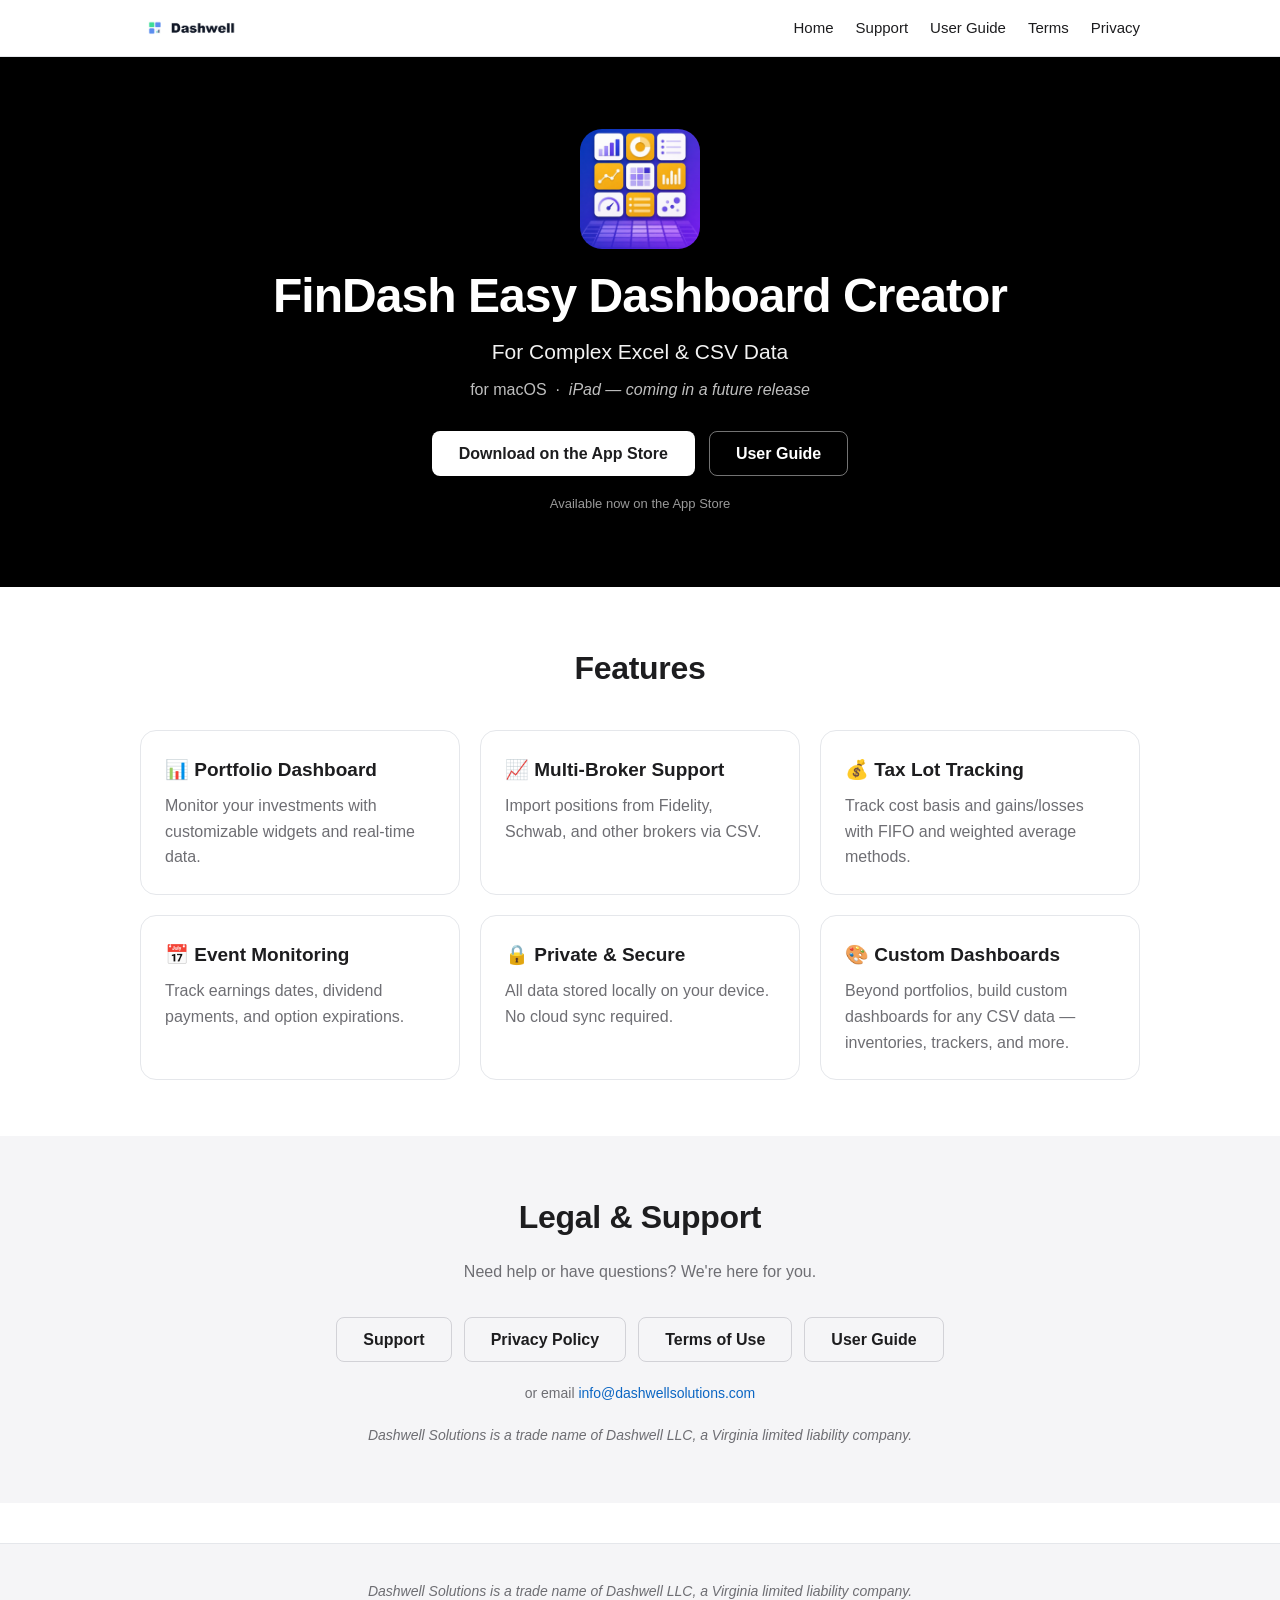
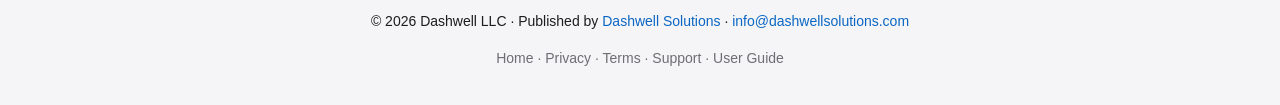
<file: docs/index.html>
<!DOCTYPE html>
<html lang="en">
<head>
    <meta charset="UTF-8">
    <meta name="viewport" content="width=device-width, initial-scale=1.0">
    <title>FinDash — Easy Dashboard Creator for Excel &amp; CSV (Mac &amp; iPad)</title>
    <meta name="description" content="FinDash is an easy, local-first dashboard creator for complex Excel &amp; CSV data on Mac and iPad. Import broker CSVs for portfolio tracking, or build custom dashboards from any spreadsheet — your data stays on your device.">
    <link rel="canonical" href="https://dashwellsolutions.com/findash">
    <link rel="icon" type="image/png" href="assets/favicon.png">
    <link rel="stylesheet" href="style.css">
</head>
<body>
    <header class="site-header">
        <div class="container nav">
            <a class="brand" href="https://dashwellsolutions.com"><img class="brand-logo" src="assets/dashwell-logo.png" alt="Dashwell Solutions"></a>
            <nav><ul class="nav-links">
                <li><a href="index.html">Home</a></li>
                <li><a href="support.html">Support</a></li>
                <li><a href="guide.html">User Guide</a></li>
                <li><a href="terms.html">Terms</a></li>
                <li><a href="privacy.html">Privacy</a></li>
            </ul></nav>
        </div>
    </header>

    <section class="hero">
        <img class="app-icon" src="assets/findash-icon.png" alt="FinDash app icon" width="120" height="120">
        <h1>FinDash Easy Dashboard Creator</h1>
        <p class="tagline">For Complex Excel &amp; CSV Data</p>
        <p class="platform">for macOS &nbsp;·&nbsp; <em>iPad — coming in a future release</em></p>
        <div class="btn-row">
            <a class="btn btn-primary" href="https://apps.apple.com/app/findash-portfolio-tracker/id6759726608">Download on the App Store</a>
            <a class="btn btn-outline" href="guide.html">User Guide</a>
        </div>
        <p class="note">Available now on the App Store</p>
    </section>

    <section class="section">
        <div class="container">
            <h2 class="section-title">Features</h2>
            <div class="features">
                <div class="card">
                    <h3>📊 Portfolio Dashboard</h3>
                    <p>Monitor your investments with customizable widgets and real-time data.</p>
                </div>
                <div class="card">
                    <h3>📈 Multi-Broker Support</h3>
                    <p>Import positions from Fidelity, Schwab, and other brokers via CSV.</p>
                </div>
                <div class="card">
                    <h3>💰 Tax Lot Tracking</h3>
                    <p>Track cost basis and gains/losses with FIFO and weighted average methods.</p>
                </div>
                <div class="card">
                    <h3>📅 Event Monitoring</h3>
                    <p>Track earnings dates, dividend payments, and option expirations.</p>
                </div>
                <div class="card">
                    <h3>🔒 Private &amp; Secure</h3>
                    <p>All data stored locally on your device. No cloud sync required.</p>
                </div>
                <div class="card">
                    <h3>🎨 Custom Dashboards</h3>
                    <p>Beyond portfolios, build custom dashboards for any CSV data — inventories, trackers, and more.</p>
                </div>
            </div>
        </div>
    </section>

    <section class="section" style="background:var(--soft);">
        <div class="container">
            <h2 class="section-title">Legal &amp; Support</h2>
            <p class="section-lead">Need help or have questions? We're here for you.</p>
            <div class="legal-cta">
                <a class="btn btn-outline" href="support.html">Support</a>
                <a class="btn btn-outline" href="privacy.html">Privacy Policy</a>
                <a class="btn btn-outline" href="terms.html">Terms of Use</a>
                <a class="btn btn-outline" href="guide.html">User Guide</a>
            </div>
            <p class="legal-note">or email <a href="mailto:info@dashwellsolutions.com">info@dashwellsolutions.com</a></p>
            <p class="legal-note"><em>Dashwell Solutions is a trade name of Dashwell LLC, a Virginia limited liability company.</em></p>
        </div>
    </section>

    <footer class="site-footer">
        <div class="container">
            <p class="footer-legal">Dashwell Solutions is a trade name of Dashwell LLC, a Virginia limited liability company.</p>
            <p class="footer-copy">© 2026 Dashwell LLC · Published by <a href="https://dashwellsolutions.com">Dashwell Solutions</a> · <a href="mailto:info@dashwellsolutions.com">info@dashwellsolutions.com</a></p>
            <p class="footer-links"><a href="index.html">Home</a> · <a href="privacy.html">Privacy</a> · <a href="terms.html">Terms</a> · <a href="support.html">Support</a> · <a href="guide.html">User Guide</a></p>
        </div>
    </footer>
</body>
</html>
</file>
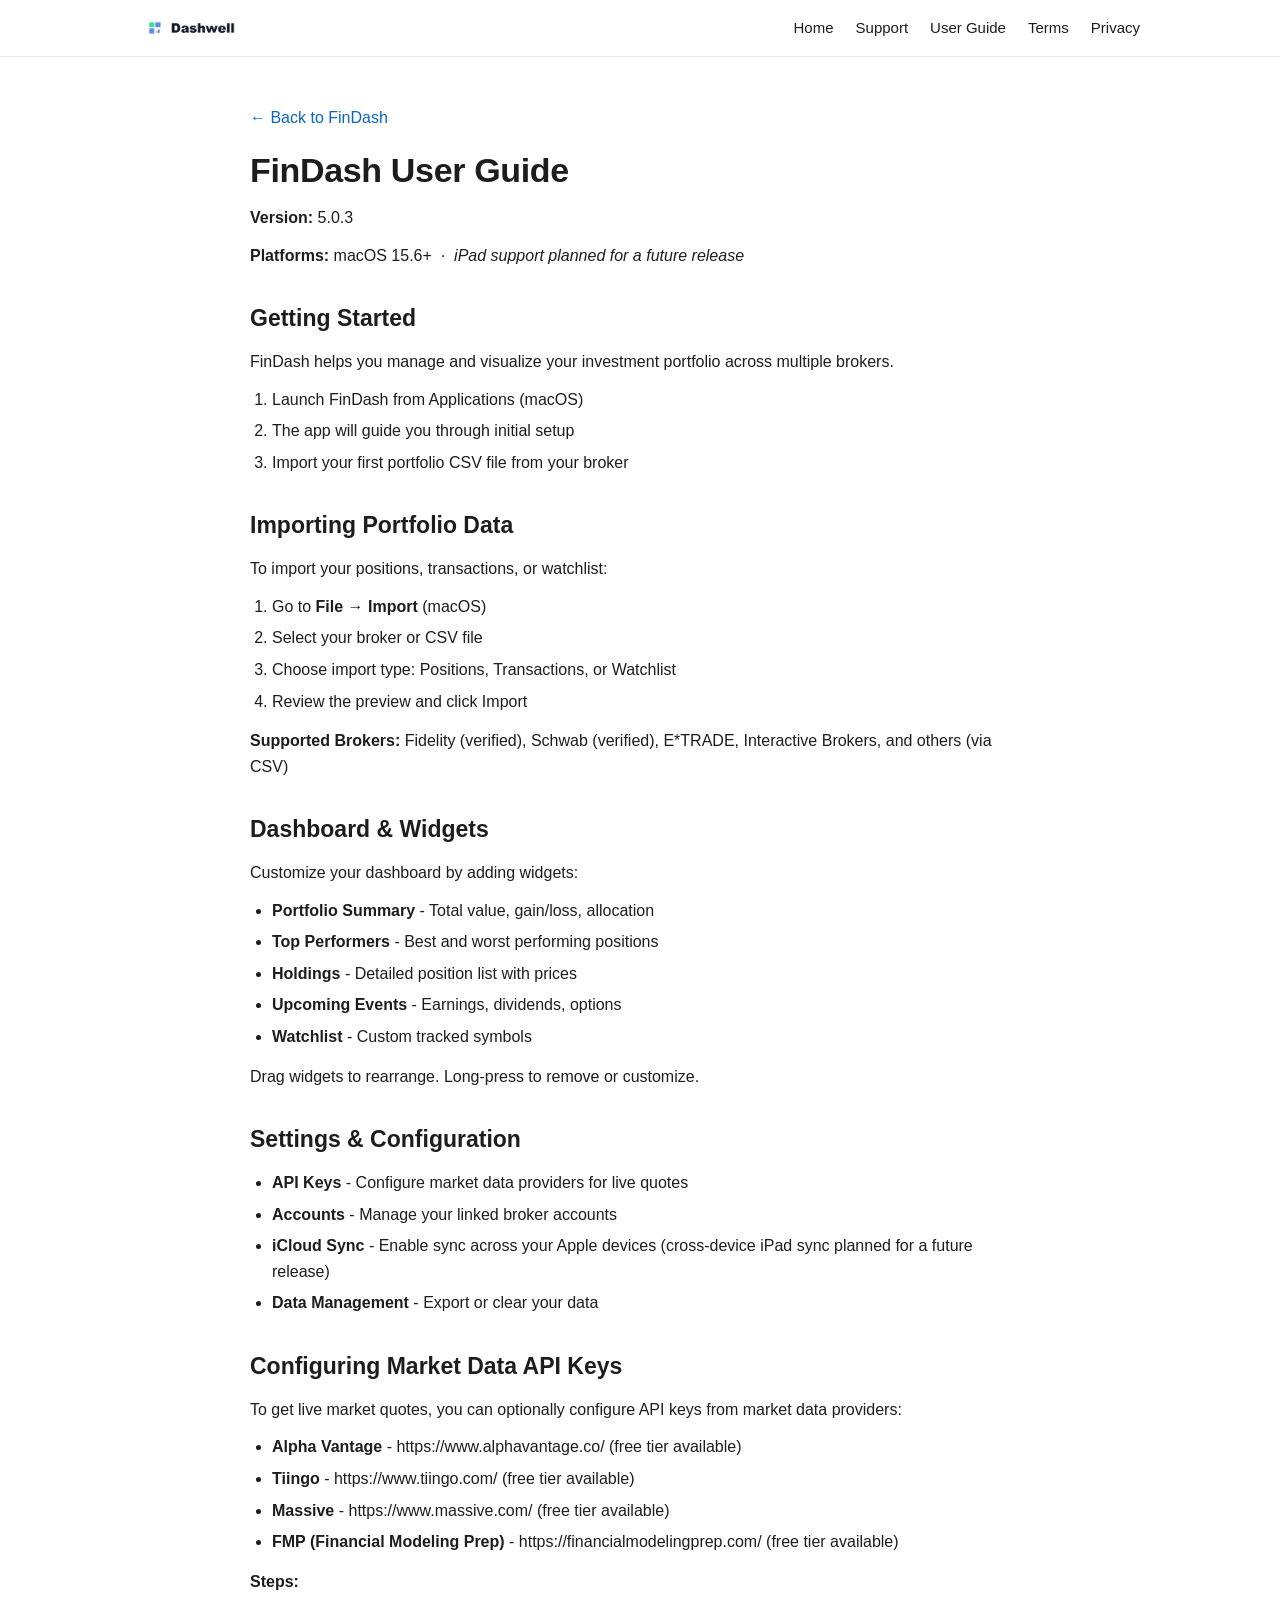
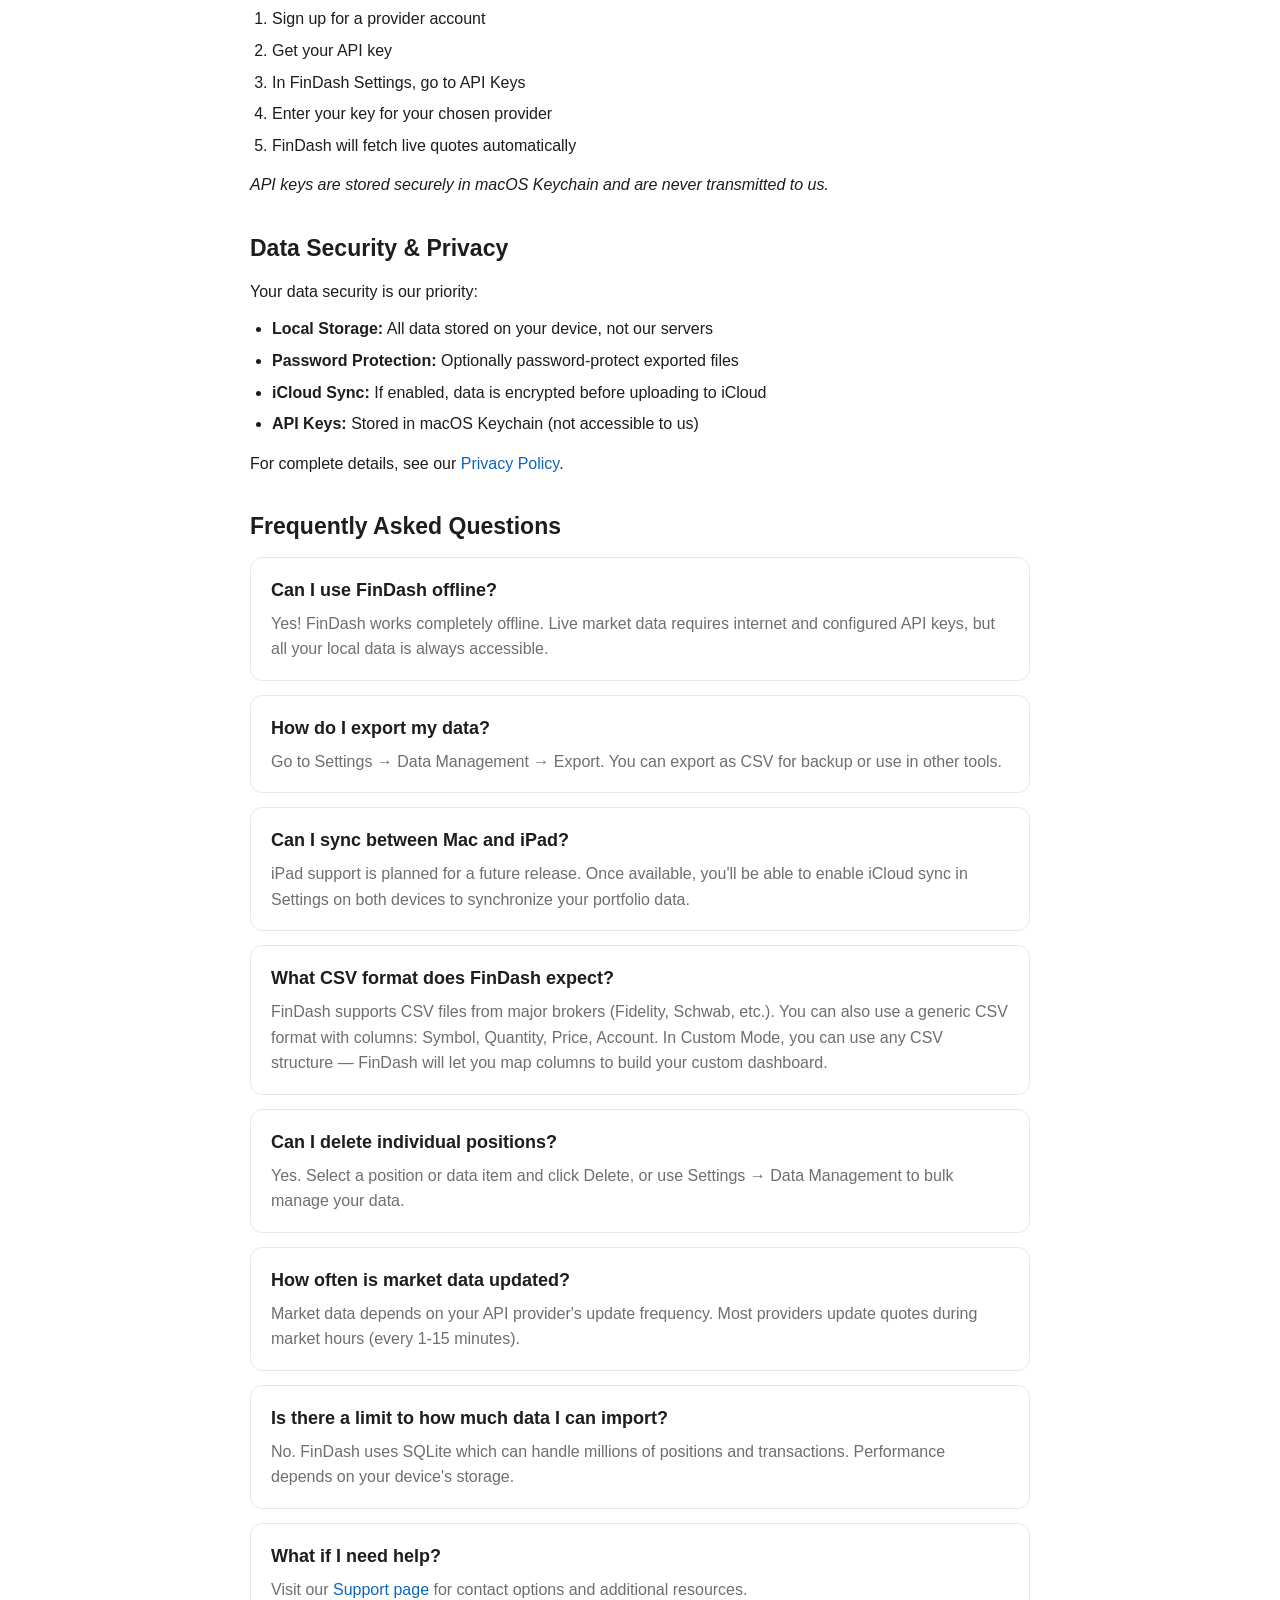
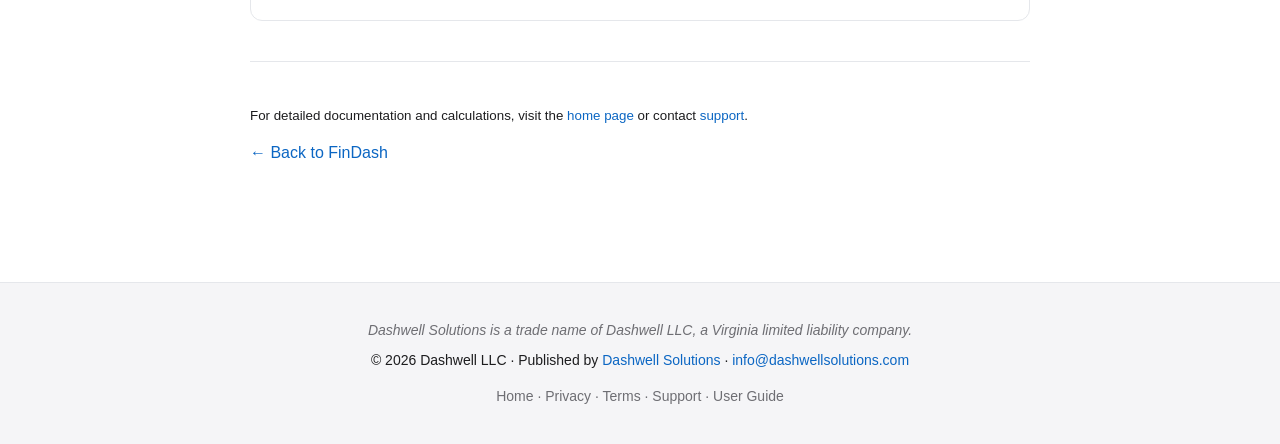
<file: docs/guide.html>
<!DOCTYPE html>
<html lang="en">
<head>
    <meta charset="UTF-8">
    <meta name="viewport" content="width=device-width, initial-scale=1.0">
    <title>User Guide — FinDash</title>
    <link rel="canonical" href="https://dashwellsolutions.com/findash/guide">
    <link rel="icon" type="image/png" href="assets/favicon.png">
    <link rel="stylesheet" href="style.css">
</head>
<body>
    <header class="site-header">
        <div class="container nav">
            <a class="brand" href="https://dashwellsolutions.com"><img class="brand-logo" src="assets/dashwell-logo.png" alt="Dashwell Solutions"></a>
            <nav><ul class="nav-links">
                <li><a href="index.html">Home</a></li>
                <li><a href="support.html">Support</a></li>
                <li><a href="guide.html">User Guide</a></li>
                <li><a href="terms.html">Terms</a></li>
                <li><a href="privacy.html">Privacy</a></li>
            </ul></nav>
        </div>
    </header>

    <main class="container content">
        <p><a href="index.html">← Back to FinDash</a></p>
        <h1>FinDash User Guide</h1>
        <p><strong>Version:</strong> 5.0.3</p>
        <p><strong>Platforms:</strong> macOS 15.6+ &nbsp;·&nbsp; <em>iPad support planned for a future release</em></p>

        <section id="getting-started">
            <h2>Getting Started</h2>
            <p>FinDash helps you manage and visualize your investment portfolio across multiple brokers.</p>
            <ol>
                <li>Launch FinDash from Applications (macOS)</li>
                <li>The app will guide you through initial setup</li>
                <li>Import your first portfolio CSV file from your broker</li>
            </ol>
        </section>

        <section id="importing">
            <h2>Importing Portfolio Data</h2>
            <p>To import your positions, transactions, or watchlist:</p>
            <ol>
                <li>Go to <strong>File → Import</strong> (macOS)</li>
                <li>Select your broker or CSV file</li>
                <li>Choose import type: Positions, Transactions, or Watchlist</li>
                <li>Review the preview and click Import</li>
            </ol>
            <p><strong>Supported Brokers:</strong> Fidelity (verified), Schwab (verified), E*TRADE, Interactive Brokers, and others (via CSV)</p>
        </section>

        <section id="dashboard">
            <h2>Dashboard &amp; Widgets</h2>
            <p>Customize your dashboard by adding widgets:</p>
            <ul>
                <li><strong>Portfolio Summary</strong> - Total value, gain/loss, allocation</li>
                <li><strong>Top Performers</strong> - Best and worst performing positions</li>
                <li><strong>Holdings</strong> - Detailed position list with prices</li>
                <li><strong>Upcoming Events</strong> - Earnings, dividends, options</li>
                <li><strong>Watchlist</strong> - Custom tracked symbols</li>
            </ul>
            <p>Drag widgets to rearrange. Long-press to remove or customize.</p>
        </section>

        <section id="settings">
            <h2>Settings &amp; Configuration</h2>
            <ul>
                <li><strong>API Keys</strong> - Configure market data providers for live quotes</li>
                <li><strong>Accounts</strong> - Manage your linked broker accounts</li>
                <li><strong>iCloud Sync</strong> - Enable sync across your Apple devices (cross-device iPad sync planned for a future release)</li>
                <li><strong>Data Management</strong> - Export or clear your data</li>
            </ul>
        </section>

        <section id="api-keys">
            <h2>Configuring Market Data API Keys</h2>
            <p>To get live market quotes, you can optionally configure API keys from market data providers:</p>
            <ul>
                <li><strong>Alpha Vantage</strong> - https://www.alphavantage.co/ (free tier available)</li>
                <li><strong>Tiingo</strong> - https://www.tiingo.com/ (free tier available)</li>
                <li><strong>Massive</strong> - https://www.massive.com/ (free tier available)</li>
                <li><strong>FMP (Financial Modeling Prep)</strong> - https://financialmodelingprep.com/ (free tier available)</li>
            </ul>
            <p><strong>Steps:</strong></p>
            <ol>
                <li>Sign up for a provider account</li>
                <li>Get your API key</li>
                <li>In FinDash Settings, go to API Keys</li>
                <li>Enter your key for your chosen provider</li>
                <li>FinDash will fetch live quotes automatically</li>
            </ol>
            <p><em>API keys are stored securely in macOS Keychain and are never transmitted to us.</em></p>
        </section>

        <section id="data-security">
            <h2>Data Security &amp; Privacy</h2>
            <p>Your data security is our priority:</p>
            <ul>
                <li><strong>Local Storage:</strong> All data stored on your device, not our servers</li>
                <li><strong>Password Protection:</strong> Optionally password-protect exported files</li>
                <li><strong>iCloud Sync:</strong> If enabled, data is encrypted before uploading to iCloud</li>
                <li><strong>API Keys:</strong> Stored in macOS Keychain (not accessible to us)</li>
            </ul>
            <p>For complete details, see our <a href="privacy.html">Privacy Policy</a>.</p>
        </section>

        <section id="faq">
            <h2>Frequently Asked Questions</h2>

            <div class="faq-item">
                <h3>Can I use FinDash offline?</h3>
                <p>Yes! FinDash works completely offline. Live market data requires internet and configured API keys, but all your local data is always accessible.</p>
            </div>
            <div class="faq-item">
                <h3>How do I export my data?</h3>
                <p>Go to Settings → Data Management → Export. You can export as CSV for backup or use in other tools.</p>
            </div>
            <div class="faq-item">
                <h3>Can I sync between Mac and iPad?</h3>
                <p>iPad support is planned for a future release. Once available, you'll be able to enable iCloud sync in Settings on both devices to synchronize your portfolio data.</p>
            </div>
            <div class="faq-item">
                <h3>What CSV format does FinDash expect?</h3>
                <p>FinDash supports CSV files from major brokers (Fidelity, Schwab, etc.). You can also use a generic CSV format with columns: Symbol, Quantity, Price, Account. In Custom Mode, you can use any CSV structure — FinDash will let you map columns to build your custom dashboard.</p>
            </div>
            <div class="faq-item">
                <h3>Can I delete individual positions?</h3>
                <p>Yes. Select a position or data item and click Delete, or use Settings → Data Management to bulk manage your data.</p>
            </div>
            <div class="faq-item">
                <h3>How often is market data updated?</h3>
                <p>Market data depends on your API provider's update frequency. Most providers update quotes during market hours (every 1-15 minutes).</p>
            </div>
            <div class="faq-item">
                <h3>Is there a limit to how much data I can import?</h3>
                <p>No. FinDash uses SQLite which can handle millions of positions and transactions. Performance depends on your device's storage.</p>
            </div>
            <div class="faq-item">
                <h3>What if I need help?</h3>
                <p>Visit our <a href="support.html">Support page</a> for contact options and additional resources.</p>
            </div>
        </section>

        <hr>

        <p><small>For detailed documentation and calculations, visit the <a href="index.html">home page</a> or contact <a href="support.html">support</a>.</small></p>
        <p><a href="index.html">← Back to FinDash</a></p>
    </main>

    <footer class="site-footer">
        <div class="container">
            <p class="footer-legal">Dashwell Solutions is a trade name of Dashwell LLC, a Virginia limited liability company.</p>
            <p class="footer-copy">© 2026 Dashwell LLC · Published by <a href="https://dashwellsolutions.com">Dashwell Solutions</a> · <a href="mailto:info@dashwellsolutions.com">info@dashwellsolutions.com</a></p>
            <p class="footer-links"><a href="index.html">Home</a> · <a href="privacy.html">Privacy</a> · <a href="terms.html">Terms</a> · <a href="support.html">Support</a> · <a href="guide.html">User Guide</a></p>
        </div>
    </footer>
</body>
</html>
</file>
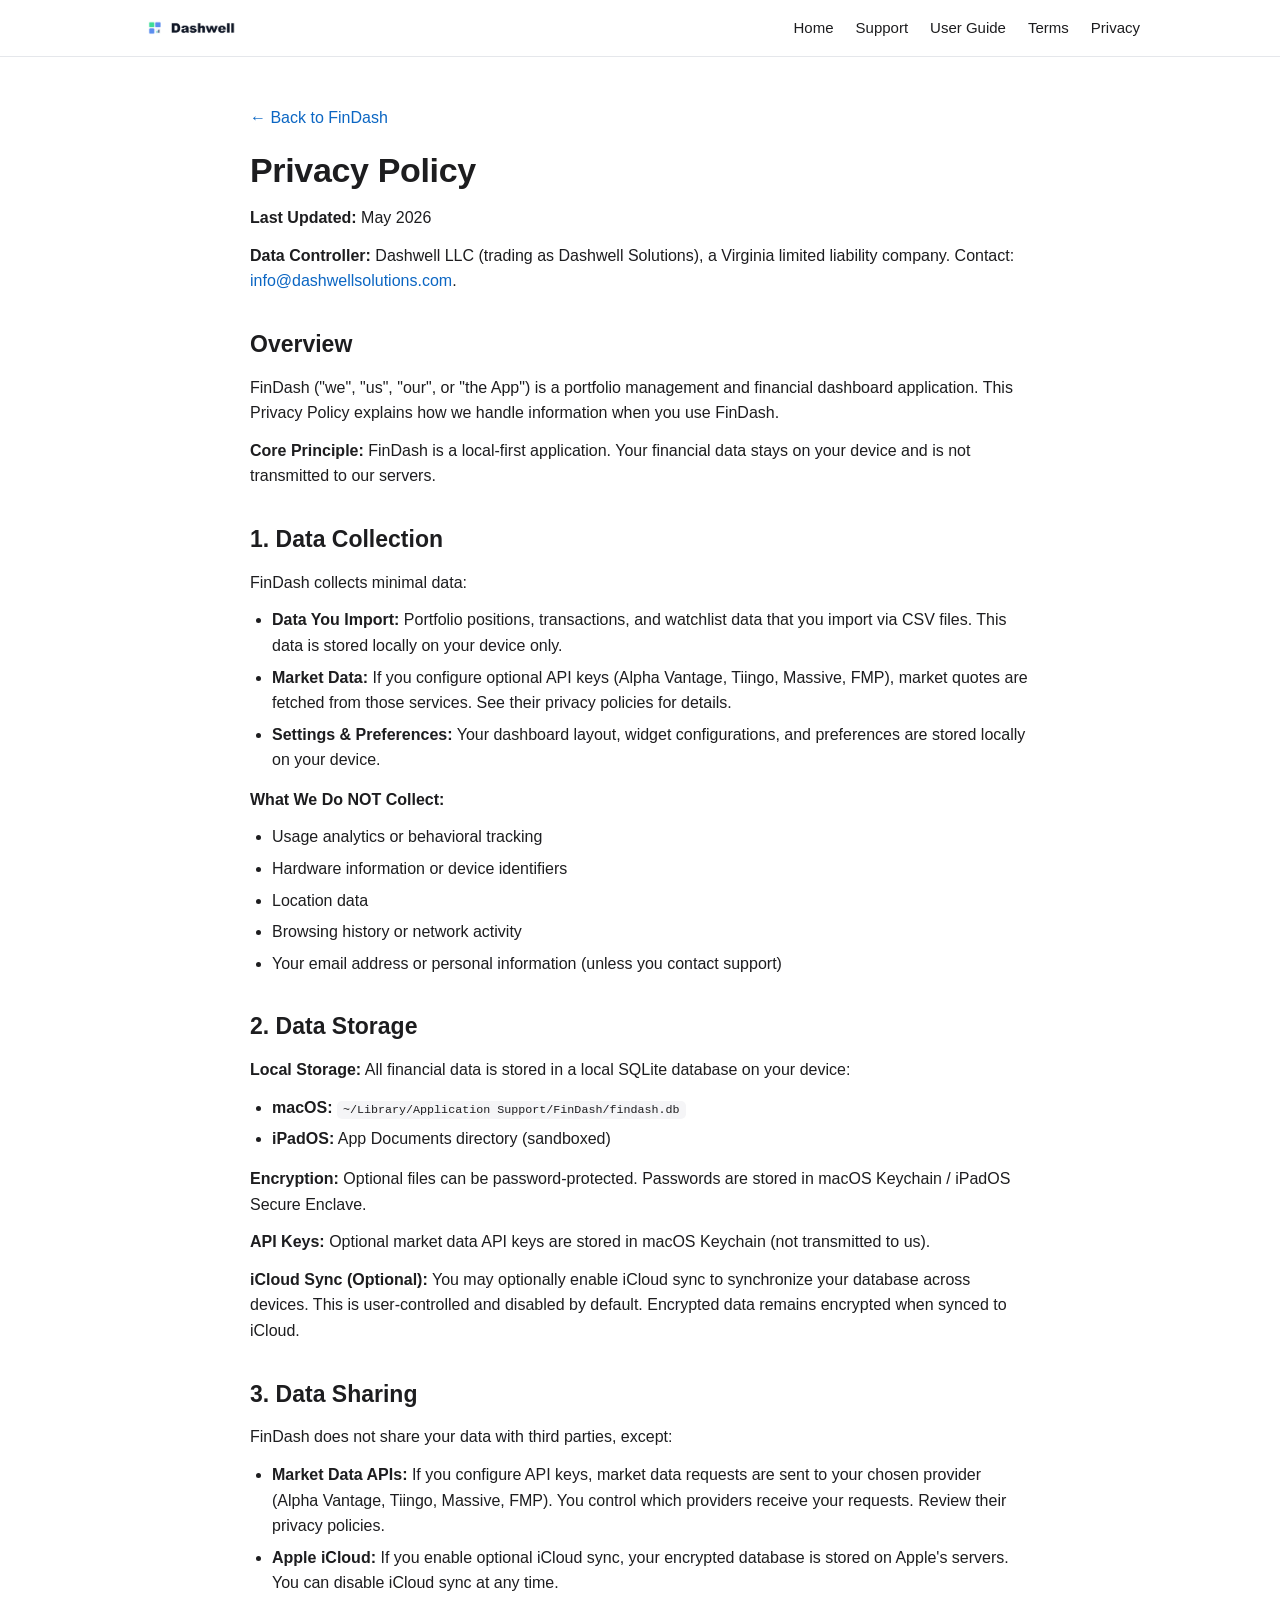
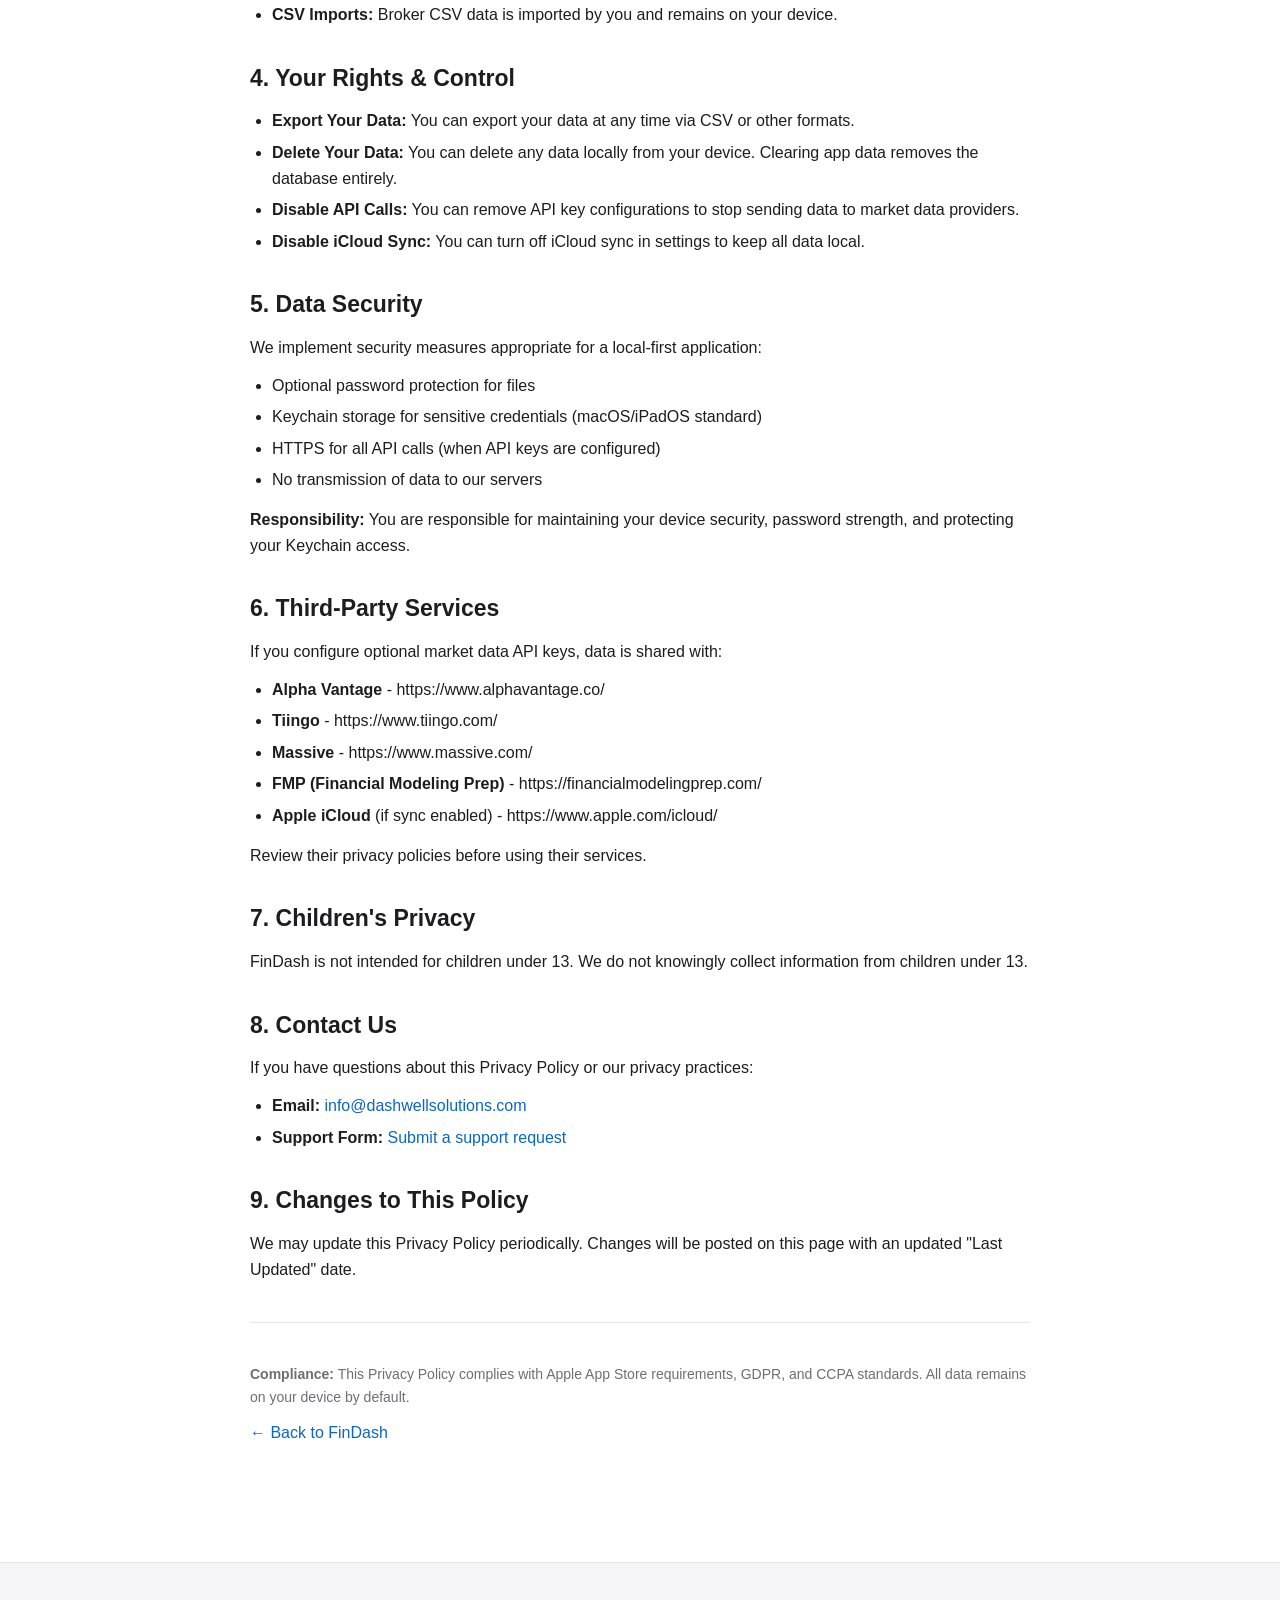
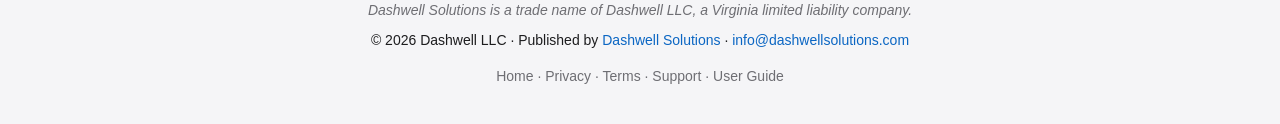
<file: docs/privacy.html>
<!DOCTYPE html>
<html lang="en">
<head>
    <meta charset="UTF-8">
    <meta name="viewport" content="width=device-width, initial-scale=1.0">
    <title>Privacy Policy — FinDash</title>
    <link rel="canonical" href="https://dashwellsolutions.com/findash/privacy">
    <link rel="icon" type="image/png" href="assets/favicon.png">
    <link rel="stylesheet" href="style.css">
</head>
<body>
    <header class="site-header">
        <div class="container nav">
            <a class="brand" href="https://dashwellsolutions.com"><img class="brand-logo" src="assets/dashwell-logo.png" alt="Dashwell Solutions"></a>
            <nav><ul class="nav-links">
                <li><a href="index.html">Home</a></li>
                <li><a href="support.html">Support</a></li>
                <li><a href="guide.html">User Guide</a></li>
                <li><a href="terms.html">Terms</a></li>
                <li><a href="privacy.html">Privacy</a></li>
            </ul></nav>
        </div>
    </header>

    <main class="container content">
        <p><a href="index.html">← Back to FinDash</a></p>
        <h1>Privacy Policy</h1>
        <p><strong>Last Updated:</strong> May 2026</p>
        <p><strong>Data Controller:</strong> Dashwell LLC (trading as Dashwell Solutions), a Virginia limited liability company. Contact: <a href="mailto:info@dashwellsolutions.com">info@dashwellsolutions.com</a>.</p>

        <section>
            <h2>Overview</h2>
            <p>FinDash ("we", "us", "our", or "the App") is a portfolio management and financial dashboard application. This Privacy Policy explains how we handle information when you use FinDash.</p>
            <p><strong>Core Principle:</strong> FinDash is a local-first application. Your financial data stays on your device and is not transmitted to our servers.</p>
        </section>

        <section>
            <h2>1. Data Collection</h2>
            <p>FinDash collects minimal data:</p>
            <ul>
                <li><strong>Data You Import:</strong> Portfolio positions, transactions, and watchlist data that you import via CSV files. This data is stored locally on your device only.</li>
                <li><strong>Market Data:</strong> If you configure optional API keys (Alpha Vantage, Tiingo, Massive, FMP), market quotes are fetched from those services. See their privacy policies for details.</li>
                <li><strong>Settings &amp; Preferences:</strong> Your dashboard layout, widget configurations, and preferences are stored locally on your device.</li>
            </ul>
            <p><strong>What We Do NOT Collect:</strong></p>
            <ul>
                <li>Usage analytics or behavioral tracking</li>
                <li>Hardware information or device identifiers</li>
                <li>Location data</li>
                <li>Browsing history or network activity</li>
                <li>Your email address or personal information (unless you contact support)</li>
            </ul>
        </section>

        <section>
            <h2>2. Data Storage</h2>
            <p><strong>Local Storage:</strong> All financial data is stored in a local SQLite database on your device:</p>
            <ul>
                <li><strong>macOS:</strong> <code>~/Library/Application Support/FinDash/findash.db</code></li>
                <li><strong>iPadOS:</strong> App Documents directory (sandboxed)</li>
            </ul>
            <p><strong>Encryption:</strong> Optional files can be password-protected. Passwords are stored in macOS Keychain / iPadOS Secure Enclave.</p>
            <p><strong>API Keys:</strong> Optional market data API keys are stored in macOS Keychain (not transmitted to us).</p>
            <p><strong>iCloud Sync (Optional):</strong> You may optionally enable iCloud sync to synchronize your database across devices. This is user-controlled and disabled by default. Encrypted data remains encrypted when synced to iCloud.</p>
        </section>

        <section>
            <h2>3. Data Sharing</h2>
            <p>FinDash does not share your data with third parties, except:</p>
            <ul>
                <li><strong>Market Data APIs:</strong> If you configure API keys, market data requests are sent to your chosen provider (Alpha Vantage, Tiingo, Massive, FMP). You control which providers receive your requests. Review their privacy policies.</li>
                <li><strong>Apple iCloud:</strong> If you enable optional iCloud sync, your encrypted database is stored on Apple's servers. You can disable iCloud sync at any time.</li>
                <li><strong>CSV Imports:</strong> Broker CSV data is imported by you and remains on your device.</li>
            </ul>
        </section>

        <section>
            <h2>4. Your Rights &amp; Control</h2>
            <ul>
                <li><strong>Export Your Data:</strong> You can export your data at any time via CSV or other formats.</li>
                <li><strong>Delete Your Data:</strong> You can delete any data locally from your device. Clearing app data removes the database entirely.</li>
                <li><strong>Disable API Calls:</strong> You can remove API key configurations to stop sending data to market data providers.</li>
                <li><strong>Disable iCloud Sync:</strong> You can turn off iCloud sync in settings to keep all data local.</li>
            </ul>
        </section>

        <section>
            <h2>5. Data Security</h2>
            <p>We implement security measures appropriate for a local-first application:</p>
            <ul>
                <li>Optional password protection for files</li>
                <li>Keychain storage for sensitive credentials (macOS/iPadOS standard)</li>
                <li>HTTPS for all API calls (when API keys are configured)</li>
                <li>No transmission of data to our servers</li>
            </ul>
            <p><strong>Responsibility:</strong> You are responsible for maintaining your device security, password strength, and protecting your Keychain access.</p>
        </section>

        <section>
            <h2>6. Third-Party Services</h2>
            <p>If you configure optional market data API keys, data is shared with:</p>
            <ul>
                <li><strong>Alpha Vantage</strong> - https://www.alphavantage.co/</li>
                <li><strong>Tiingo</strong> - https://www.tiingo.com/</li>
                <li><strong>Massive</strong> - https://www.massive.com/</li>
                <li><strong>FMP (Financial Modeling Prep)</strong> - https://financialmodelingprep.com/</li>
                <li><strong>Apple iCloud</strong> (if sync enabled) - https://www.apple.com/icloud/</li>
            </ul>
            <p>Review their privacy policies before using their services.</p>
        </section>

        <section>
            <h2>7. Children's Privacy</h2>
            <p>FinDash is not intended for children under 13. We do not knowingly collect information from children under 13.</p>
        </section>

        <section>
            <h2>8. Contact Us</h2>
            <p>If you have questions about this Privacy Policy or our privacy practices:</p>
            <ul>
                <li><strong>Email:</strong> <a href="mailto:info@dashwellsolutions.com">info@dashwellsolutions.com</a></li>
                <li><strong>Support Form:</strong> <a href="support.html">Submit a support request</a></li>
            </ul>
        </section>

        <section>
            <h2>9. Changes to This Policy</h2>
            <p>We may update this Privacy Policy periodically. Changes will be posted on this page with an updated "Last Updated" date.</p>
        </section>

        <hr>

        <p style="color:#6e6e73;font-size:14px;">
            <strong>Compliance:</strong> This Privacy Policy complies with Apple App Store requirements, GDPR, and CCPA standards. All data remains on your device by default.
        </p>
        <p><a href="index.html">← Back to FinDash</a></p>
    </main>

    <footer class="site-footer">
        <div class="container">
            <p class="footer-legal">Dashwell Solutions is a trade name of Dashwell LLC, a Virginia limited liability company.</p>
            <p class="footer-copy">© 2026 Dashwell LLC · Published by <a href="https://dashwellsolutions.com">Dashwell Solutions</a> · <a href="mailto:info@dashwellsolutions.com">info@dashwellsolutions.com</a></p>
            <p class="footer-links"><a href="index.html">Home</a> · <a href="privacy.html">Privacy</a> · <a href="terms.html">Terms</a> · <a href="support.html">Support</a> · <a href="guide.html">User Guide</a></p>
        </div>
    </footer>
</body>
</html>
</file>
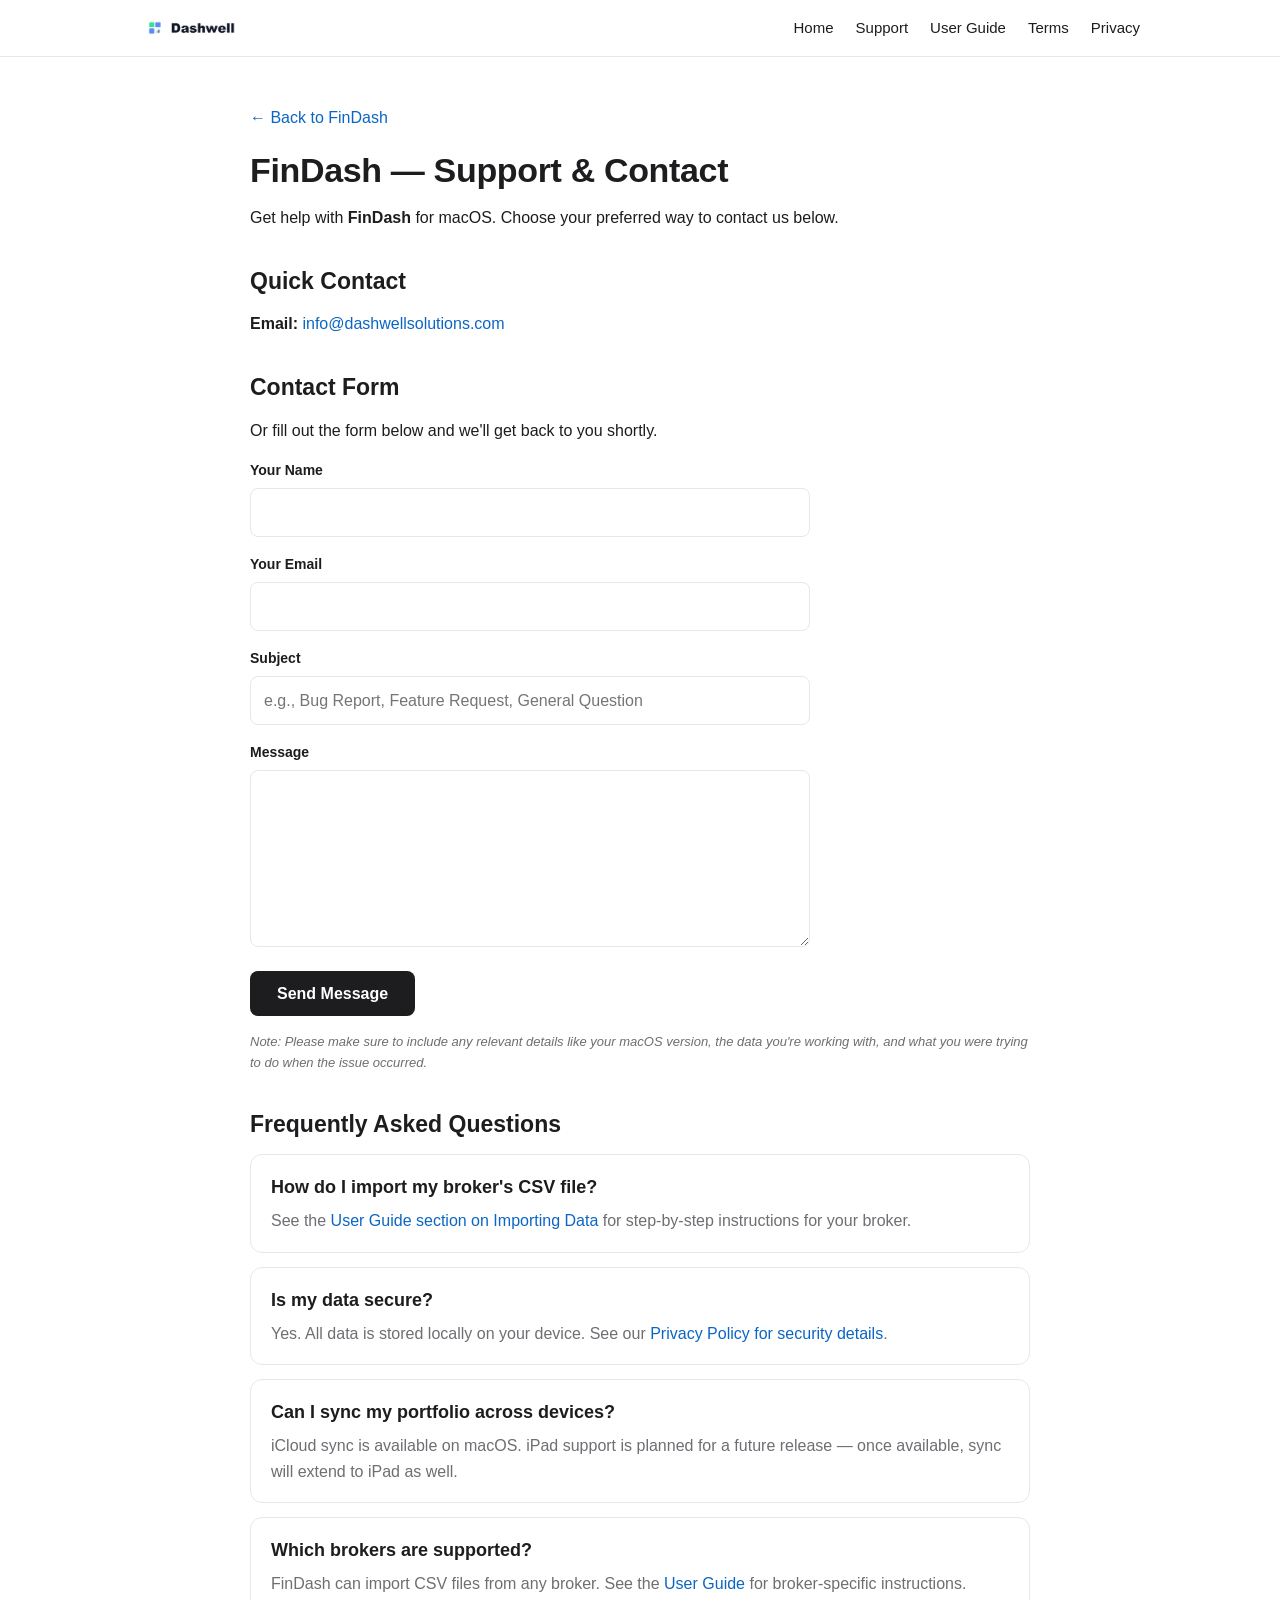
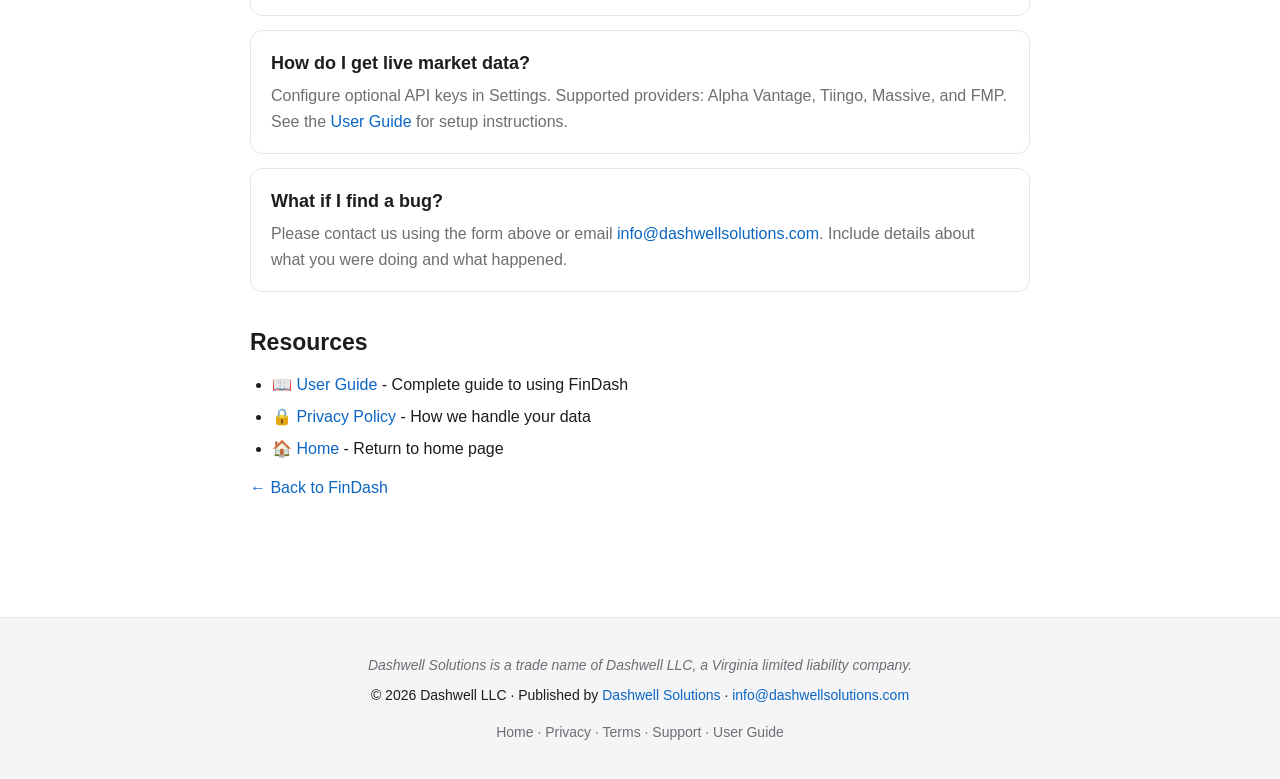
<file: docs/support.html>
<!DOCTYPE html>
<html lang="en">
<head>
    <meta charset="UTF-8">
    <meta name="viewport" content="width=device-width, initial-scale=1.0">
    <title>Support — FinDash</title>
    <link rel="canonical" href="https://dashwellsolutions.com/findash/support">
    <link rel="icon" type="image/png" href="assets/favicon.png">
    <link rel="stylesheet" href="style.css">
</head>
<body>
    <header class="site-header">
        <div class="container nav">
            <a class="brand" href="https://dashwellsolutions.com"><img class="brand-logo" src="assets/dashwell-logo.png" alt="Dashwell Solutions"></a>
            <nav><ul class="nav-links">
                <li><a href="index.html">Home</a></li>
                <li><a href="support.html">Support</a></li>
                <li><a href="guide.html">User Guide</a></li>
                <li><a href="terms.html">Terms</a></li>
                <li><a href="privacy.html">Privacy</a></li>
            </ul></nav>
        </div>
    </header>

    <main class="container content">
        <p><a href="index.html">← Back to FinDash</a></p>
        <h1>FinDash — Support &amp; Contact</h1>
        <p>Get help with <strong>FinDash</strong> for macOS. Choose your preferred way to contact us below.</p>

        <section>
            <h2>Quick Contact</h2>
            <p><strong>Email:</strong> <a href="mailto:info@dashwellsolutions.com">info@dashwellsolutions.com</a></p>
        </section>

        <section>
            <h2>Contact Form</h2>
            <p>Or fill out the form below and we'll get back to you shortly.</p>

            <form action="https://formspree.io/f/xaqkrwrw" method="POST" class="contact-form">
                <div class="form-group">
                    <label for="name">Your Name</label>
                    <input type="text" id="name" name="name" required>
                </div>
                <div class="form-group">
                    <label for="email">Your Email</label>
                    <input type="email" id="email" name="email" required>
                </div>
                <div class="form-group">
                    <label for="subject">Subject</label>
                    <input type="text" id="subject" name="subject" placeholder="e.g., Bug Report, Feature Request, General Question" required>
                </div>
                <div class="form-group">
                    <label for="message">Message</label>
                    <textarea id="message" name="message" rows="6" required></textarea>
                </div>
                <button type="submit" class="btn btn-primary">Send Message</button>
            </form>

            <p style="font-size:13px;margin-top:16px;color:#6e6e73;">
                <em>Note: Please make sure to include any relevant details like your macOS version, the data you're working with, and what you were trying to do when the issue occurred.</em>
            </p>
        </section>

        <section>
            <h2>Frequently Asked Questions</h2>

            <div class="faq-item">
                <h3>How do I import my broker's CSV file?</h3>
                <p>See the <a href="guide.html#importing">User Guide section on Importing Data</a> for step-by-step instructions for your broker.</p>
            </div>
            <div class="faq-item">
                <h3>Is my data secure?</h3>
                <p>Yes. All data is stored locally on your device. See our <a href="privacy.html#data-security">Privacy Policy for security details</a>.</p>
            </div>
            <div class="faq-item">
                <h3>Can I sync my portfolio across devices?</h3>
                <p>iCloud sync is available on macOS. iPad support is planned for a future release — once available, sync will extend to iPad as well.</p>
            </div>
            <div class="faq-item">
                <h3>Which brokers are supported?</h3>
                <p>FinDash can import CSV files from any broker. See the <a href="guide.html">User Guide</a> for broker-specific instructions.</p>
            </div>
            <div class="faq-item">
                <h3>How do I get live market data?</h3>
                <p>Configure optional API keys in Settings. Supported providers: Alpha Vantage, Tiingo, Massive, and FMP. See the <a href="guide.html">User Guide</a> for setup instructions.</p>
            </div>
            <div class="faq-item">
                <h3>What if I find a bug?</h3>
                <p>Please contact us using the form above or email <a href="mailto:info@dashwellsolutions.com">info@dashwellsolutions.com</a>. Include details about what you were doing and what happened.</p>
            </div>
        </section>

        <section>
            <h2>Resources</h2>
            <ul>
                <li><a href="guide.html">📖 User Guide</a> - Complete guide to using FinDash</li>
                <li><a href="privacy.html">🔒 Privacy Policy</a> - How we handle your data</li>
                <li><a href="index.html">🏠 Home</a> - Return to home page</li>
            </ul>
        </section>
        <p><a href="index.html">← Back to FinDash</a></p>
    </main>

    <footer class="site-footer">
        <div class="container">
            <p class="footer-legal">Dashwell Solutions is a trade name of Dashwell LLC, a Virginia limited liability company.</p>
            <p class="footer-copy">© 2026 Dashwell LLC · Published by <a href="https://dashwellsolutions.com">Dashwell Solutions</a> · <a href="mailto:info@dashwellsolutions.com">info@dashwellsolutions.com</a></p>
            <p class="footer-links"><a href="index.html">Home</a> · <a href="privacy.html">Privacy</a> · <a href="terms.html">Terms</a> · <a href="support.html">Support</a> · <a href="guide.html">User Guide</a></p>
        </div>
    </footer>
</body>
</html>
</file>
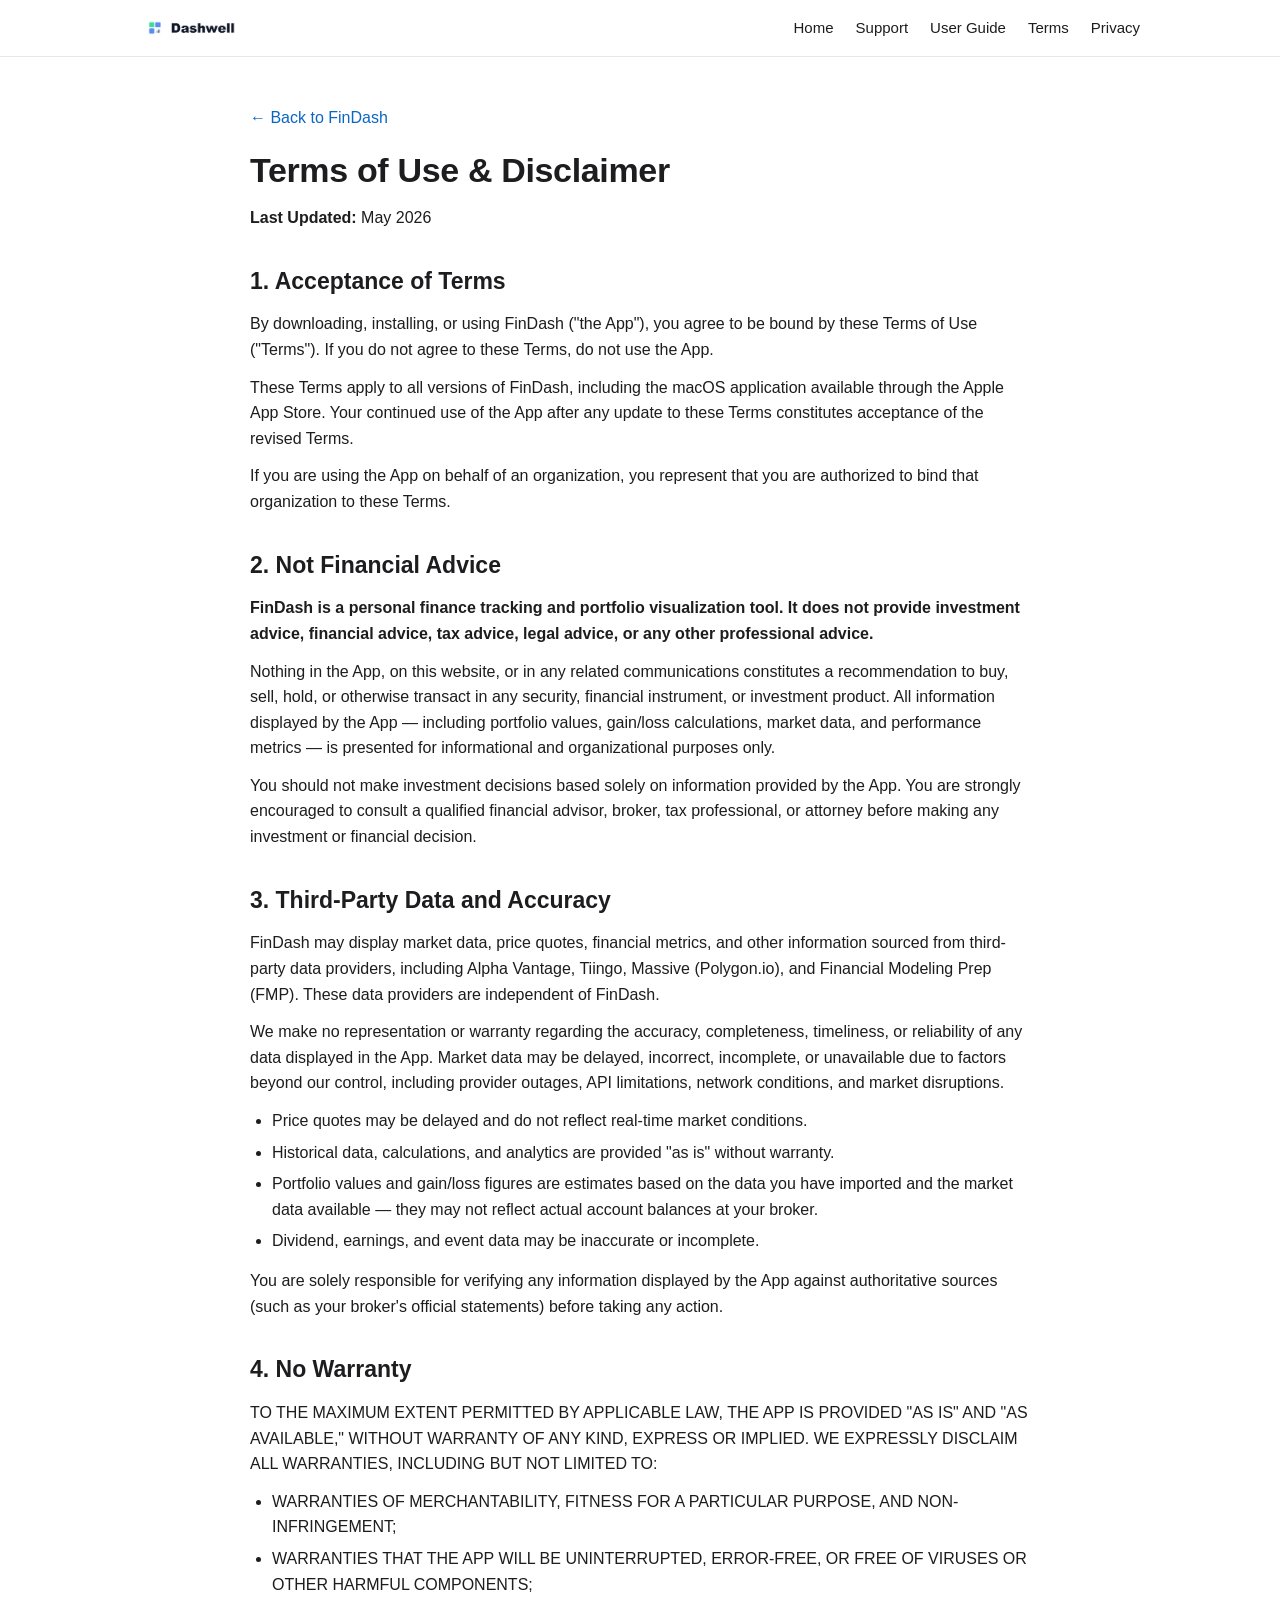
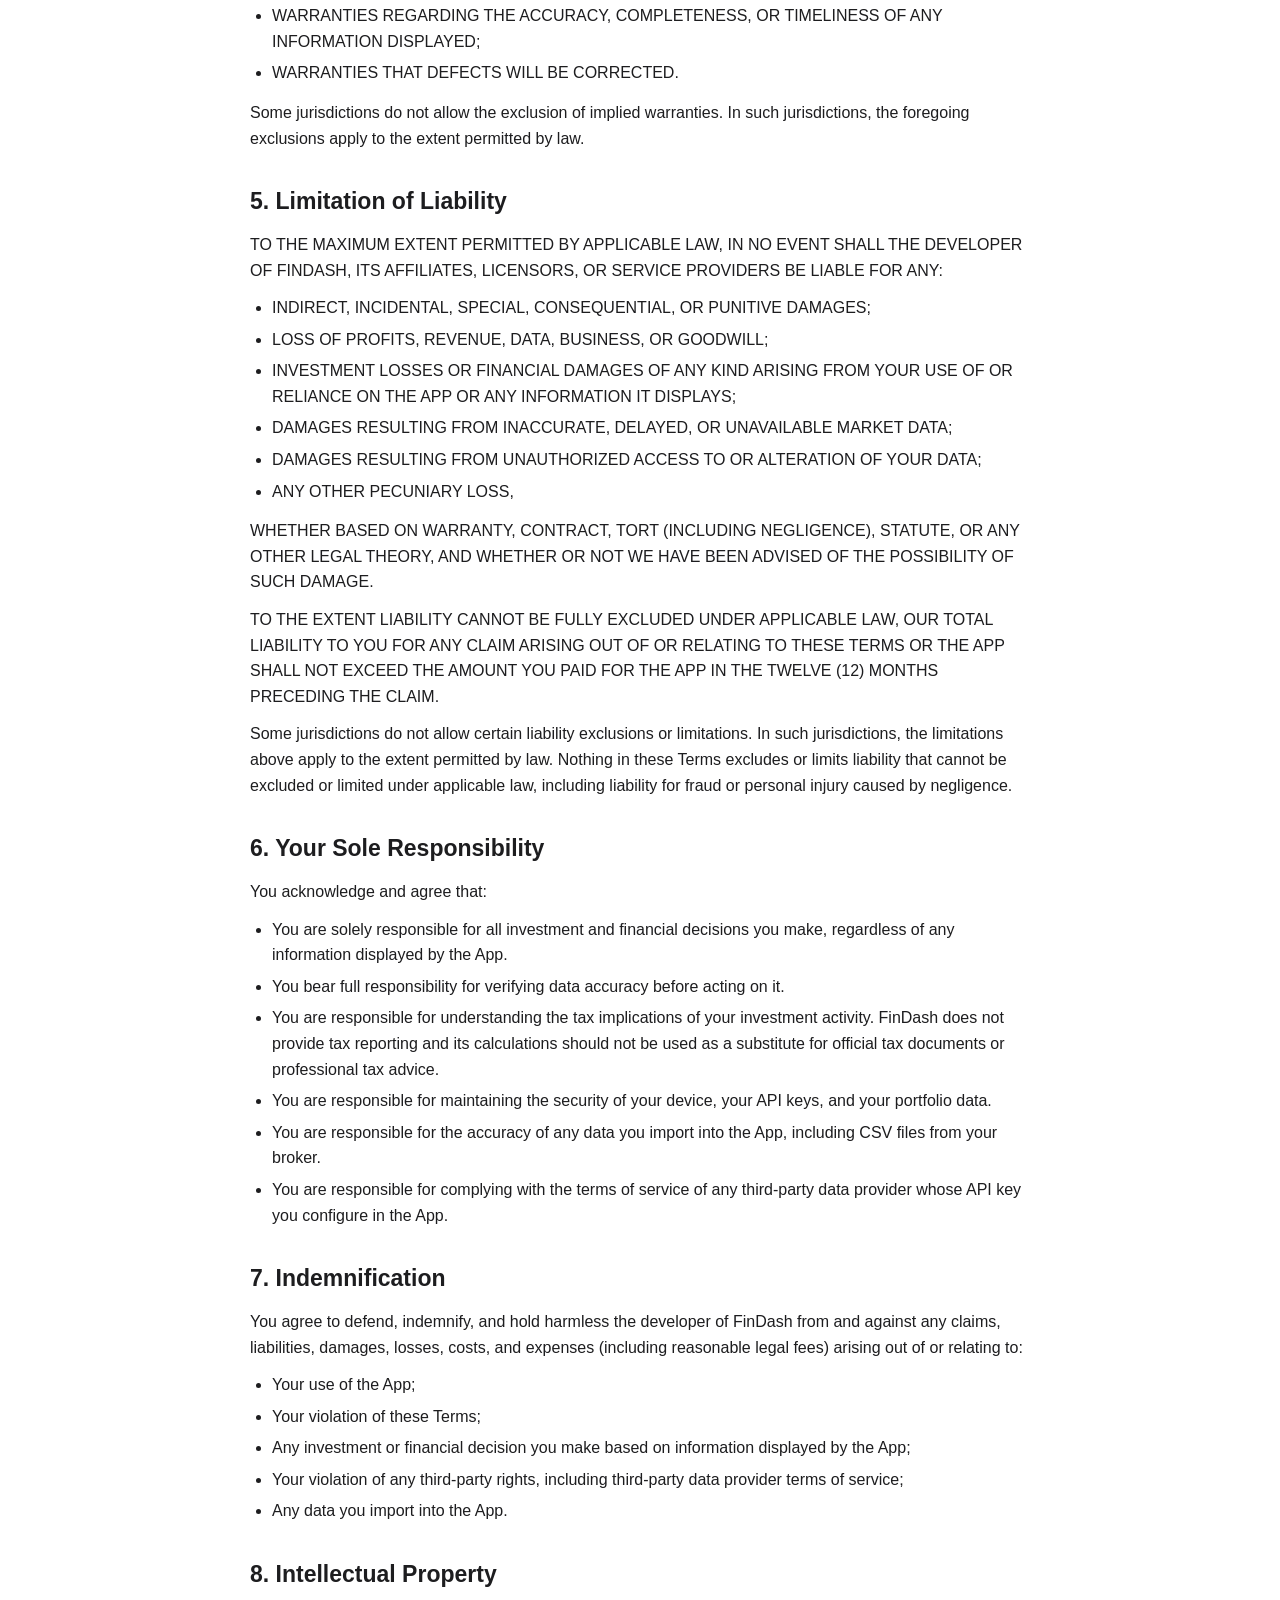
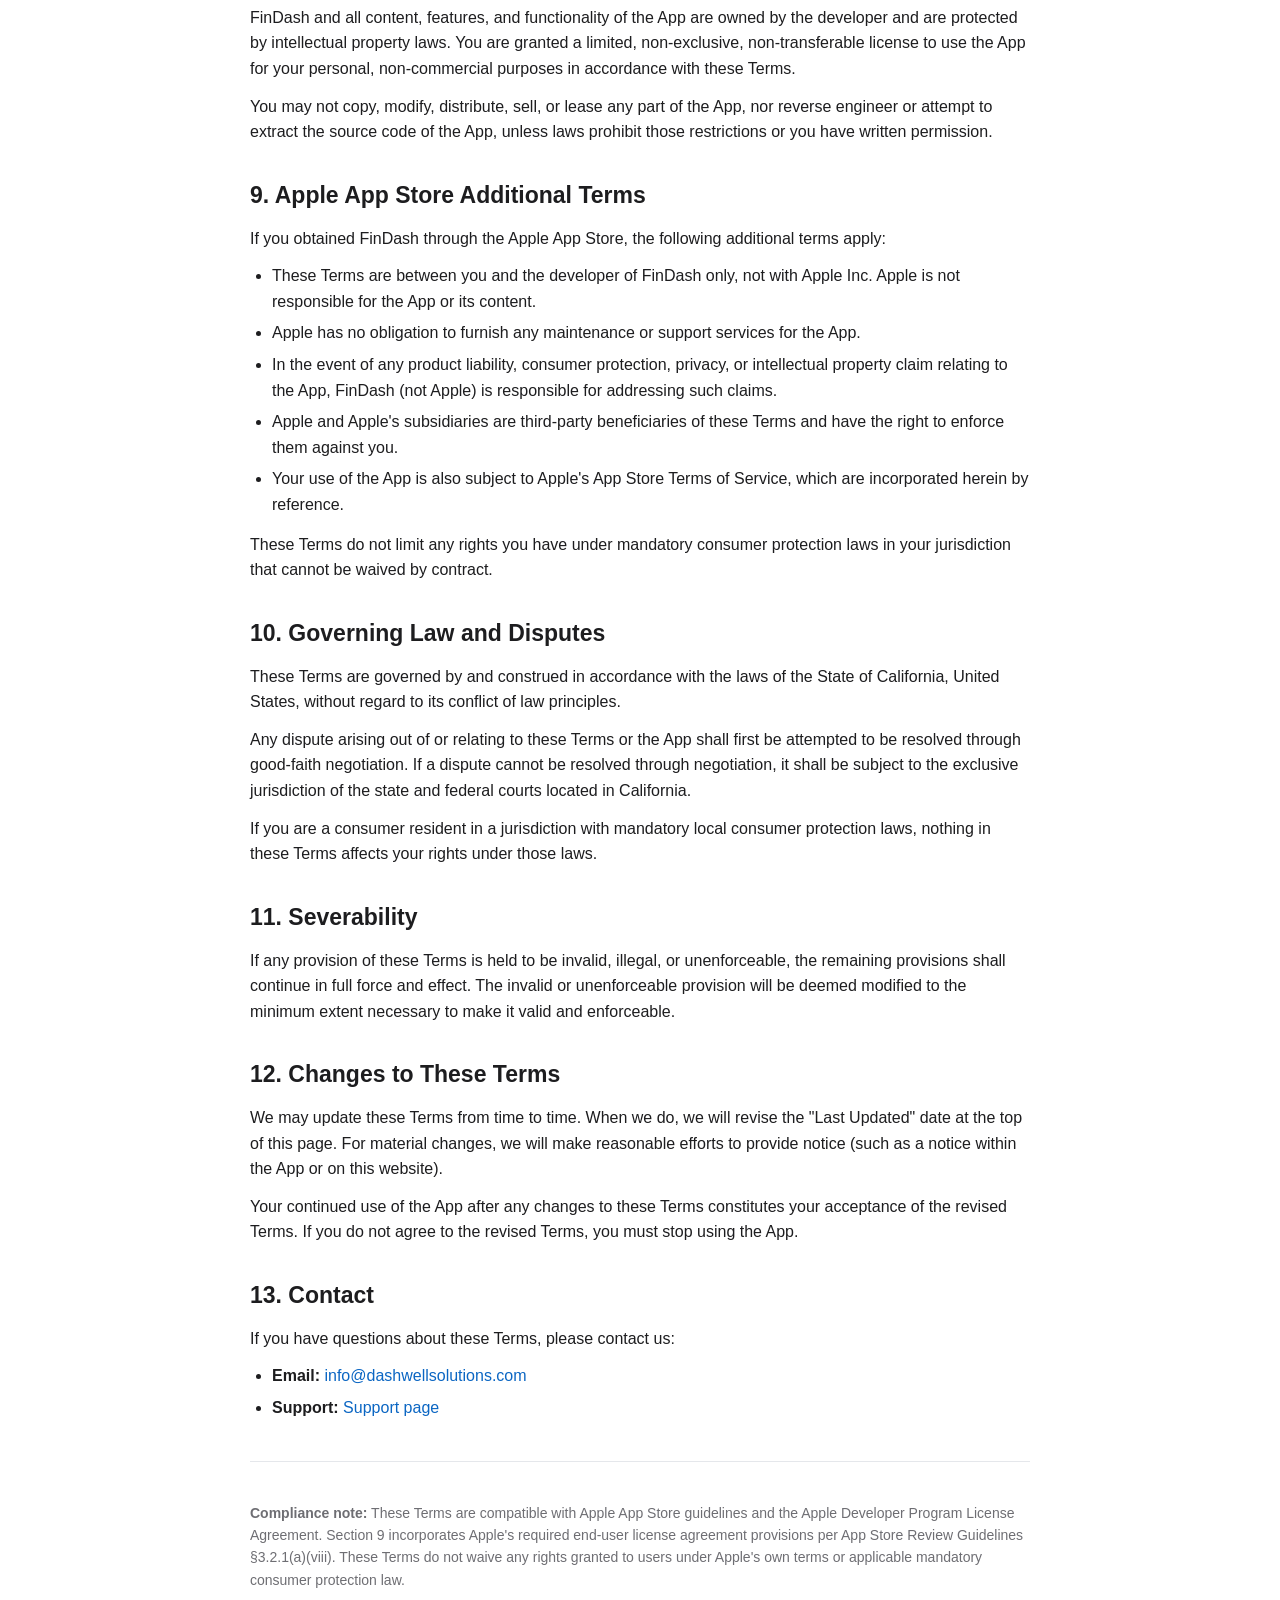
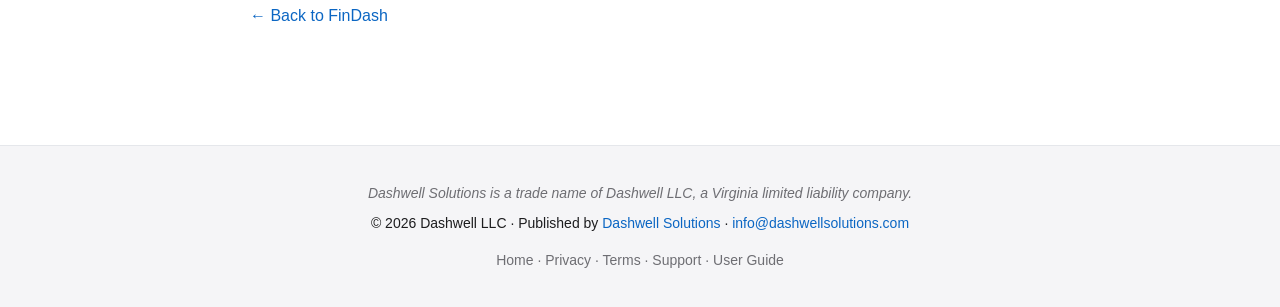
<file: docs/terms.html>
<!DOCTYPE html>
<html lang="en">
<head>
    <meta charset="UTF-8">
    <meta name="viewport" content="width=device-width, initial-scale=1.0">
    <title>Terms of Use — FinDash</title>
    <link rel="canonical" href="https://dashwellsolutions.com/findash/terms">
    <link rel="icon" type="image/png" href="assets/favicon.png">
    <link rel="stylesheet" href="style.css">
</head>
<body>
    <header class="site-header">
        <div class="container nav">
            <a class="brand" href="https://dashwellsolutions.com"><img class="brand-logo" src="assets/dashwell-logo.png" alt="Dashwell Solutions"></a>
            <nav><ul class="nav-links">
                <li><a href="index.html">Home</a></li>
                <li><a href="support.html">Support</a></li>
                <li><a href="guide.html">User Guide</a></li>
                <li><a href="terms.html">Terms</a></li>
                <li><a href="privacy.html">Privacy</a></li>
            </ul></nav>
        </div>
    </header>

    <main class="container content">
        <p><a href="index.html">← Back to FinDash</a></p>
        <h1>Terms of Use &amp; Disclaimer</h1>
        <p><strong>Last Updated:</strong> May 2026</p>

        <section>
            <h2>1. Acceptance of Terms</h2>
            <p>By downloading, installing, or using FinDash ("the App"), you agree to be bound by these Terms of Use ("Terms"). If you do not agree to these Terms, do not use the App.</p>
            <p>These Terms apply to all versions of FinDash, including the macOS application available through the Apple App Store. Your continued use of the App after any update to these Terms constitutes acceptance of the revised Terms.</p>
            <p>If you are using the App on behalf of an organization, you represent that you are authorized to bind that organization to these Terms.</p>
        </section>

        <section>
            <h2>2. Not Financial Advice</h2>
            <p><strong>FinDash is a personal finance tracking and portfolio visualization tool. It does not provide investment advice, financial advice, tax advice, legal advice, or any other professional advice.</strong></p>
            <p>Nothing in the App, on this website, or in any related communications constitutes a recommendation to buy, sell, hold, or otherwise transact in any security, financial instrument, or investment product. All information displayed by the App — including portfolio values, gain/loss calculations, market data, and performance metrics — is presented for informational and organizational purposes only.</p>
            <p>You should not make investment decisions based solely on information provided by the App. You are strongly encouraged to consult a qualified financial advisor, broker, tax professional, or attorney before making any investment or financial decision.</p>
        </section>

        <section>
            <h2>3. Third-Party Data and Accuracy</h2>
            <p>FinDash may display market data, price quotes, financial metrics, and other information sourced from third-party data providers, including Alpha Vantage, Tiingo, Massive (Polygon.io), and Financial Modeling Prep (FMP). These data providers are independent of FinDash.</p>
            <p>We make no representation or warranty regarding the accuracy, completeness, timeliness, or reliability of any data displayed in the App. Market data may be delayed, incorrect, incomplete, or unavailable due to factors beyond our control, including provider outages, API limitations, network conditions, and market disruptions.</p>
            <ul>
                <li>Price quotes may be delayed and do not reflect real-time market conditions.</li>
                <li>Historical data, calculations, and analytics are provided "as is" without warranty.</li>
                <li>Portfolio values and gain/loss figures are estimates based on the data you have imported and the market data available — they may not reflect actual account balances at your broker.</li>
                <li>Dividend, earnings, and event data may be inaccurate or incomplete.</li>
            </ul>
            <p>You are solely responsible for verifying any information displayed by the App against authoritative sources (such as your broker's official statements) before taking any action.</p>
        </section>

        <section>
            <h2>4. No Warranty</h2>
            <p>TO THE MAXIMUM EXTENT PERMITTED BY APPLICABLE LAW, THE APP IS PROVIDED "AS IS" AND "AS AVAILABLE," WITHOUT WARRANTY OF ANY KIND, EXPRESS OR IMPLIED. WE EXPRESSLY DISCLAIM ALL WARRANTIES, INCLUDING BUT NOT LIMITED TO:</p>
            <ul>
                <li>WARRANTIES OF MERCHANTABILITY, FITNESS FOR A PARTICULAR PURPOSE, AND NON-INFRINGEMENT;</li>
                <li>WARRANTIES THAT THE APP WILL BE UNINTERRUPTED, ERROR-FREE, OR FREE OF VIRUSES OR OTHER HARMFUL COMPONENTS;</li>
                <li>WARRANTIES REGARDING THE ACCURACY, COMPLETENESS, OR TIMELINESS OF ANY INFORMATION DISPLAYED;</li>
                <li>WARRANTIES THAT DEFECTS WILL BE CORRECTED.</li>
            </ul>
            <p>Some jurisdictions do not allow the exclusion of implied warranties. In such jurisdictions, the foregoing exclusions apply to the extent permitted by law.</p>
        </section>

        <section>
            <h2>5. Limitation of Liability</h2>
            <p>TO THE MAXIMUM EXTENT PERMITTED BY APPLICABLE LAW, IN NO EVENT SHALL THE DEVELOPER OF FINDASH, ITS AFFILIATES, LICENSORS, OR SERVICE PROVIDERS BE LIABLE FOR ANY:</p>
            <ul>
                <li>INDIRECT, INCIDENTAL, SPECIAL, CONSEQUENTIAL, OR PUNITIVE DAMAGES;</li>
                <li>LOSS OF PROFITS, REVENUE, DATA, BUSINESS, OR GOODWILL;</li>
                <li>INVESTMENT LOSSES OR FINANCIAL DAMAGES OF ANY KIND ARISING FROM YOUR USE OF OR RELIANCE ON THE APP OR ANY INFORMATION IT DISPLAYS;</li>
                <li>DAMAGES RESULTING FROM INACCURATE, DELAYED, OR UNAVAILABLE MARKET DATA;</li>
                <li>DAMAGES RESULTING FROM UNAUTHORIZED ACCESS TO OR ALTERATION OF YOUR DATA;</li>
                <li>ANY OTHER PECUNIARY LOSS,</li>
            </ul>
            <p>WHETHER BASED ON WARRANTY, CONTRACT, TORT (INCLUDING NEGLIGENCE), STATUTE, OR ANY OTHER LEGAL THEORY, AND WHETHER OR NOT WE HAVE BEEN ADVISED OF THE POSSIBILITY OF SUCH DAMAGE.</p>
            <p>TO THE EXTENT LIABILITY CANNOT BE FULLY EXCLUDED UNDER APPLICABLE LAW, OUR TOTAL LIABILITY TO YOU FOR ANY CLAIM ARISING OUT OF OR RELATING TO THESE TERMS OR THE APP SHALL NOT EXCEED THE AMOUNT YOU PAID FOR THE APP IN THE TWELVE (12) MONTHS PRECEDING THE CLAIM.</p>
            <p>Some jurisdictions do not allow certain liability exclusions or limitations. In such jurisdictions, the limitations above apply to the extent permitted by law. Nothing in these Terms excludes or limits liability that cannot be excluded or limited under applicable law, including liability for fraud or personal injury caused by negligence.</p>
        </section>

        <section>
            <h2>6. Your Sole Responsibility</h2>
            <p>You acknowledge and agree that:</p>
            <ul>
                <li>You are solely responsible for all investment and financial decisions you make, regardless of any information displayed by the App.</li>
                <li>You bear full responsibility for verifying data accuracy before acting on it.</li>
                <li>You are responsible for understanding the tax implications of your investment activity. FinDash does not provide tax reporting and its calculations should not be used as a substitute for official tax documents or professional tax advice.</li>
                <li>You are responsible for maintaining the security of your device, your API keys, and your portfolio data.</li>
                <li>You are responsible for the accuracy of any data you import into the App, including CSV files from your broker.</li>
                <li>You are responsible for complying with the terms of service of any third-party data provider whose API key you configure in the App.</li>
            </ul>
        </section>

        <section>
            <h2>7. Indemnification</h2>
            <p>You agree to defend, indemnify, and hold harmless the developer of FinDash from and against any claims, liabilities, damages, losses, costs, and expenses (including reasonable legal fees) arising out of or relating to:</p>
            <ul>
                <li>Your use of the App;</li>
                <li>Your violation of these Terms;</li>
                <li>Any investment or financial decision you make based on information displayed by the App;</li>
                <li>Your violation of any third-party rights, including third-party data provider terms of service;</li>
                <li>Any data you import into the App.</li>
            </ul>
        </section>

        <section>
            <h2>8. Intellectual Property</h2>
            <p>FinDash and all content, features, and functionality of the App are owned by the developer and are protected by intellectual property laws. You are granted a limited, non-exclusive, non-transferable license to use the App for your personal, non-commercial purposes in accordance with these Terms.</p>
            <p>You may not copy, modify, distribute, sell, or lease any part of the App, nor reverse engineer or attempt to extract the source code of the App, unless laws prohibit those restrictions or you have written permission.</p>
        </section>

        <section>
            <h2>9. Apple App Store Additional Terms</h2>
            <p>If you obtained FinDash through the Apple App Store, the following additional terms apply:</p>
            <ul>
                <li>These Terms are between you and the developer of FinDash only, not with Apple Inc. Apple is not responsible for the App or its content.</li>
                <li>Apple has no obligation to furnish any maintenance or support services for the App.</li>
                <li>In the event of any product liability, consumer protection, privacy, or intellectual property claim relating to the App, FinDash (not Apple) is responsible for addressing such claims.</li>
                <li>Apple and Apple's subsidiaries are third-party beneficiaries of these Terms and have the right to enforce them against you.</li>
                <li>Your use of the App is also subject to Apple's App Store Terms of Service, which are incorporated herein by reference.</li>
            </ul>
            <p>These Terms do not limit any rights you have under mandatory consumer protection laws in your jurisdiction that cannot be waived by contract.</p>
        </section>

        <section>
            <h2>10. Governing Law and Disputes</h2>
            <p>These Terms are governed by and construed in accordance with the laws of the State of California, United States, without regard to its conflict of law principles.</p>
            <p>Any dispute arising out of or relating to these Terms or the App shall first be attempted to be resolved through good-faith negotiation. If a dispute cannot be resolved through negotiation, it shall be subject to the exclusive jurisdiction of the state and federal courts located in California.</p>
            <p>If you are a consumer resident in a jurisdiction with mandatory local consumer protection laws, nothing in these Terms affects your rights under those laws.</p>
        </section>

        <section>
            <h2>11. Severability</h2>
            <p>If any provision of these Terms is held to be invalid, illegal, or unenforceable, the remaining provisions shall continue in full force and effect. The invalid or unenforceable provision will be deemed modified to the minimum extent necessary to make it valid and enforceable.</p>
        </section>

        <section>
            <h2>12. Changes to These Terms</h2>
            <p>We may update these Terms from time to time. When we do, we will revise the "Last Updated" date at the top of this page. For material changes, we will make reasonable efforts to provide notice (such as a notice within the App or on this website).</p>
            <p>Your continued use of the App after any changes to these Terms constitutes your acceptance of the revised Terms. If you do not agree to the revised Terms, you must stop using the App.</p>
        </section>

        <section>
            <h2>13. Contact</h2>
            <p>If you have questions about these Terms, please contact us:</p>
            <ul>
                <li><strong>Email:</strong> <a href="mailto:info@dashwellsolutions.com">info@dashwellsolutions.com</a></li>
                <li><strong>Support:</strong> <a href="support.html">Support page</a></li>
            </ul>
        </section>

        <hr>

        <p style="color:#6e6e73;font-size:14px;"><strong>Compliance note:</strong> These Terms are compatible with Apple App Store guidelines and the Apple Developer Program License Agreement. Section 9 incorporates Apple's required end-user license agreement provisions per App Store Review Guidelines §3.2.1(a)(viii). These Terms do not waive any rights granted to users under Apple's own terms or applicable mandatory consumer protection law.</p>
        <p><a href="index.html">← Back to FinDash</a></p>
    </main>

    <footer class="site-footer">
        <div class="container">
            <p class="footer-legal">Dashwell Solutions is a trade name of Dashwell LLC, a Virginia limited liability company.</p>
            <p class="footer-copy">© 2026 Dashwell LLC · Published by <a href="https://dashwellsolutions.com">Dashwell Solutions</a> · <a href="mailto:info@dashwellsolutions.com">info@dashwellsolutions.com</a></p>
            <p class="footer-links"><a href="index.html">Home</a> · <a href="privacy.html">Privacy</a> · <a href="terms.html">Terms</a> · <a href="support.html">Support</a> · <a href="guide.html">User Guide</a></p>
        </div>
    </footer>
</body>
</html>
</file>
<file: docs/style.css>
/* ============================================================================
   Dashwell app sites — shared stylesheet
   Matches the look & feel of dashwellsolutions.com (MacPaw-style: white cards,
   1px #e5e7eb borders, 16px radius, black hero, Dashwell logo header).

   CANONICAL COPY: Dashwell/web-shared/github-pages-style.css
   Deployed identically to:
     - findash-website/docs/style.css
     - dashcsv-website/docs/style.css
   Edit the canonical copy, then copy into both repos' docs/ and push.
   ========================================================================== */

:root {
  --ink:    #1d1d1f;   /* primary text */
  --muted:  #6e6e73;   /* secondary text */
  --border: #e5e7eb;   /* card / hairline border */
  --bg:     #ffffff;   /* page background */
  --soft:   #f5f5f7;   /* subtle fill */
  --link:   #0b66c3;   /* inline links in body copy */
  --maxw:   1040px;    /* page container width */
  --readw:   820px;    /* readable column for legal/guide pages */
}

* { margin: 0; padding: 0; box-sizing: border-box; }

html { scroll-behavior: smooth; }

body {
  font-family: -apple-system, BlinkMacSystemFont, "Segoe UI", Roboto, Helvetica, Arial, sans-serif;
  line-height: 1.6;
  color: var(--ink);
  background: var(--bg);
  -webkit-font-smoothing: antialiased;
}

a { color: var(--link); text-decoration: none; }
a:hover { text-decoration: underline; }

img { max-width: 100%; height: auto; }

.container {
  max-width: var(--maxw);
  margin: 0 auto;
  padding: 0 20px;
}

/* ---------- Header ---------- */
.site-header {
  position: sticky;
  top: 0;
  z-index: 100;
  background: rgba(255,255,255,0.85);
  backdrop-filter: saturate(180%) blur(12px);
  -webkit-backdrop-filter: saturate(180%) blur(12px);
  border-bottom: 1px solid var(--border);
}
.site-header .nav {
  display: flex;
  align-items: center;
  justify-content: space-between;
  gap: 20px;
  height: 56px;
}
.brand { display: inline-flex; align-items: center; }
.brand:hover { text-decoration: none; }
.brand-logo { height: 30px; width: auto; display: block; }
.nav-links {
  display: flex;
  align-items: center;
  gap: 22px;
  list-style: none;
  flex-wrap: wrap;
}
.nav-links a {
  color: var(--ink);
  font-size: 15px;
  font-weight: 500;
}
.nav-links a:hover { color: var(--muted); text-decoration: none; }

/* ---------- Buttons ---------- */
.btn {
  display: inline-block;
  padding: 12px 26px;
  border-radius: 8px;
  font-size: 16px;
  font-weight: 600;
  line-height: 1.2;
  text-align: center;
  border: 1px solid transparent;
  cursor: pointer;
  transition: background .15s ease, color .15s ease, border-color .15s ease;
}
.btn:hover { text-decoration: none; }
.btn-primary { background: var(--ink); color: #fff; }
.btn-primary:hover { background: #000; color: #fff; }
.btn-outline { background: transparent; color: var(--ink); border-color: #d2d2d7; }
.btn-outline:hover { background: var(--ink); color: #fff; }

.btn-row {
  display: flex;
  gap: 14px;
  flex-wrap: wrap;
  justify-content: center;
  margin-top: 28px;
}

/* ---------- Hero (index only) ---------- */
.hero {
  background: #000;
  color: #fff;
  text-align: center;
  padding: 72px 20px;
}
.hero .app-icon {
  width: 120px;
  height: 120px;
  border-radius: 22px;
  margin: 0 auto 22px;
  display: block;
  box-shadow: 0 8px 30px rgba(0,0,0,0.35);
}
.hero h1 { font-size: 48px; line-height: 1.05; letter-spacing: -0.02em; }
.hero .tagline { font-size: 21px; margin-top: 14px; opacity: 0.95; }
.hero .platform { font-size: 16px; margin-top: 8px; opacity: 0.75; }
.hero .note { font-size: 13px; margin-top: 18px; opacity: 0.6; }
.hero .btn-primary { background: #fff; color: var(--ink); }
.hero .btn-primary:hover { background: #ededed; }
.hero .btn-outline { color: #fff; border-color: rgba(255,255,255,0.45); }
.hero .btn-outline:hover { background: #fff; color: var(--ink); }

/* ---------- Sections ---------- */
.section { padding: 56px 0; }
.section-title {
  text-align: center;
  font-size: 32px;
  letter-spacing: -0.01em;
  margin-bottom: 36px;
}
.section-lead { text-align: center; color: var(--muted); margin: -20px auto 32px; max-width: 640px; }

/* ---------- Feature cards ---------- */
.features {
  display: grid;
  grid-template-columns: repeat(auto-fit, minmax(280px, 1fr));
  gap: 20px;
}
.card {
  background: #fff;
  border: 1px solid var(--border);
  border-radius: 16px;
  padding: 24px;
}
.card h3 { font-size: 19px; margin-bottom: 8px; }
.card p { color: var(--muted); }

/* ---------- Legal / Support buttons row on index ---------- */
.legal-cta {
  display: flex;
  gap: 12px;
  flex-wrap: wrap;
  justify-content: center;
  margin-top: 8px;
}
.legal-note { text-align: center; color: var(--muted); font-size: 14px; margin-top: 20px; }
.legal-note em { font-style: italic; }

/* ---------- Content pages (privacy / terms / support / guide) ---------- */
.content {
  max-width: var(--readw);
  margin: 0 auto;
  padding-top: 48px;
  padding-bottom: 64px;
}
.content > h1 { font-size: 34px; letter-spacing: -0.01em; margin-bottom: 8px; }
.content section { margin-top: 32px; }
.content h2 { font-size: 23px; margin-bottom: 12px; }
.content h3 { font-size: 18px; margin-bottom: 6px; }
.content p { margin-bottom: 12px; }
.content ul, .content ol { margin: 0 0 14px 22px; }
.content li { margin-bottom: 6px; }
.content hr { border: none; border-top: 1px solid var(--border); margin: 40px 0; }
.content code { background: var(--soft); padding: 2px 6px; border-radius: 5px; font-size: 0.9em; }

/* FAQ */
.faq-item {
  border: 1px solid var(--border);
  border-radius: 12px;
  padding: 18px 20px;
  margin-bottom: 14px;
}
.faq-item h3 { margin-bottom: 6px; }
.faq-item p { margin-bottom: 0; color: var(--muted); }

/* ---------- Contact form ---------- */
.contact-form { margin-top: 16px; max-width: 560px; }
.form-group { margin-bottom: 16px; }
.form-group label { display: block; font-weight: 600; font-size: 14px; margin-bottom: 6px; }
.form-group input,
.form-group textarea {
  width: 100%;
  padding: 11px 13px;
  font: inherit;
  color: var(--ink);
  background: #fff;
  border: 1px solid var(--border);
  border-radius: 8px;
}
.form-group input:focus,
.form-group textarea:focus {
  outline: none;
  border-color: var(--ink);
  box-shadow: 0 0 0 3px rgba(29,29,31,0.08);
}

/* ---------- Footer ---------- */
.site-footer {
  border-top: 1px solid var(--border);
  background: var(--soft);
  padding: 36px 0;
  margin-top: 40px;
  text-align: center;
}
.site-footer .footer-legal { color: var(--muted); font-size: 14px; font-style: italic; }
.site-footer .footer-copy { font-size: 14px; margin-top: 8px; }
.site-footer .footer-links { margin-top: 14px; font-size: 14px; color: var(--muted); }
.site-footer .footer-links a { color: var(--muted); }

/* ---------- Responsive ---------- */
@media (max-width: 640px) {
  .hero h1 { font-size: 38px; }
  .hero .tagline { font-size: 18px; }
  .section-title { font-size: 27px; }
  .nav-links { gap: 14px; }
  .nav-links a { font-size: 14px; }
}
</file>
